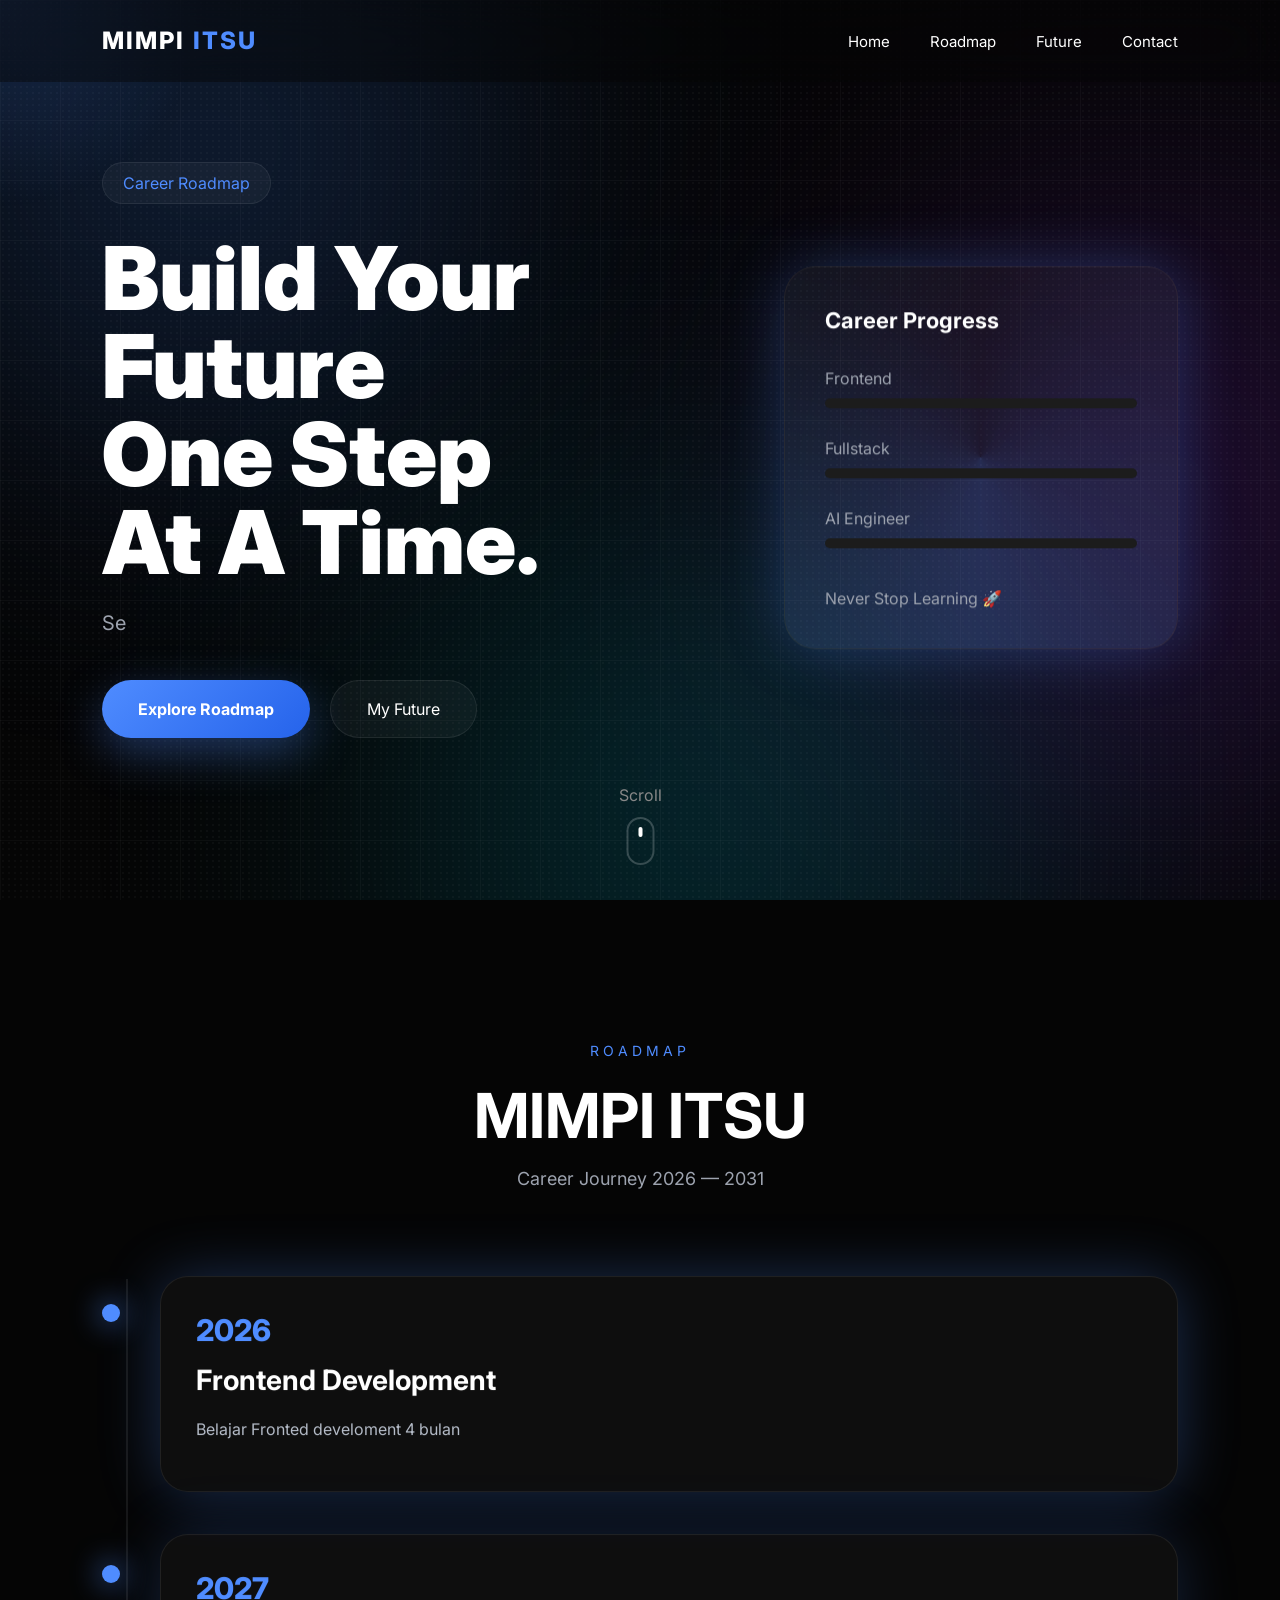
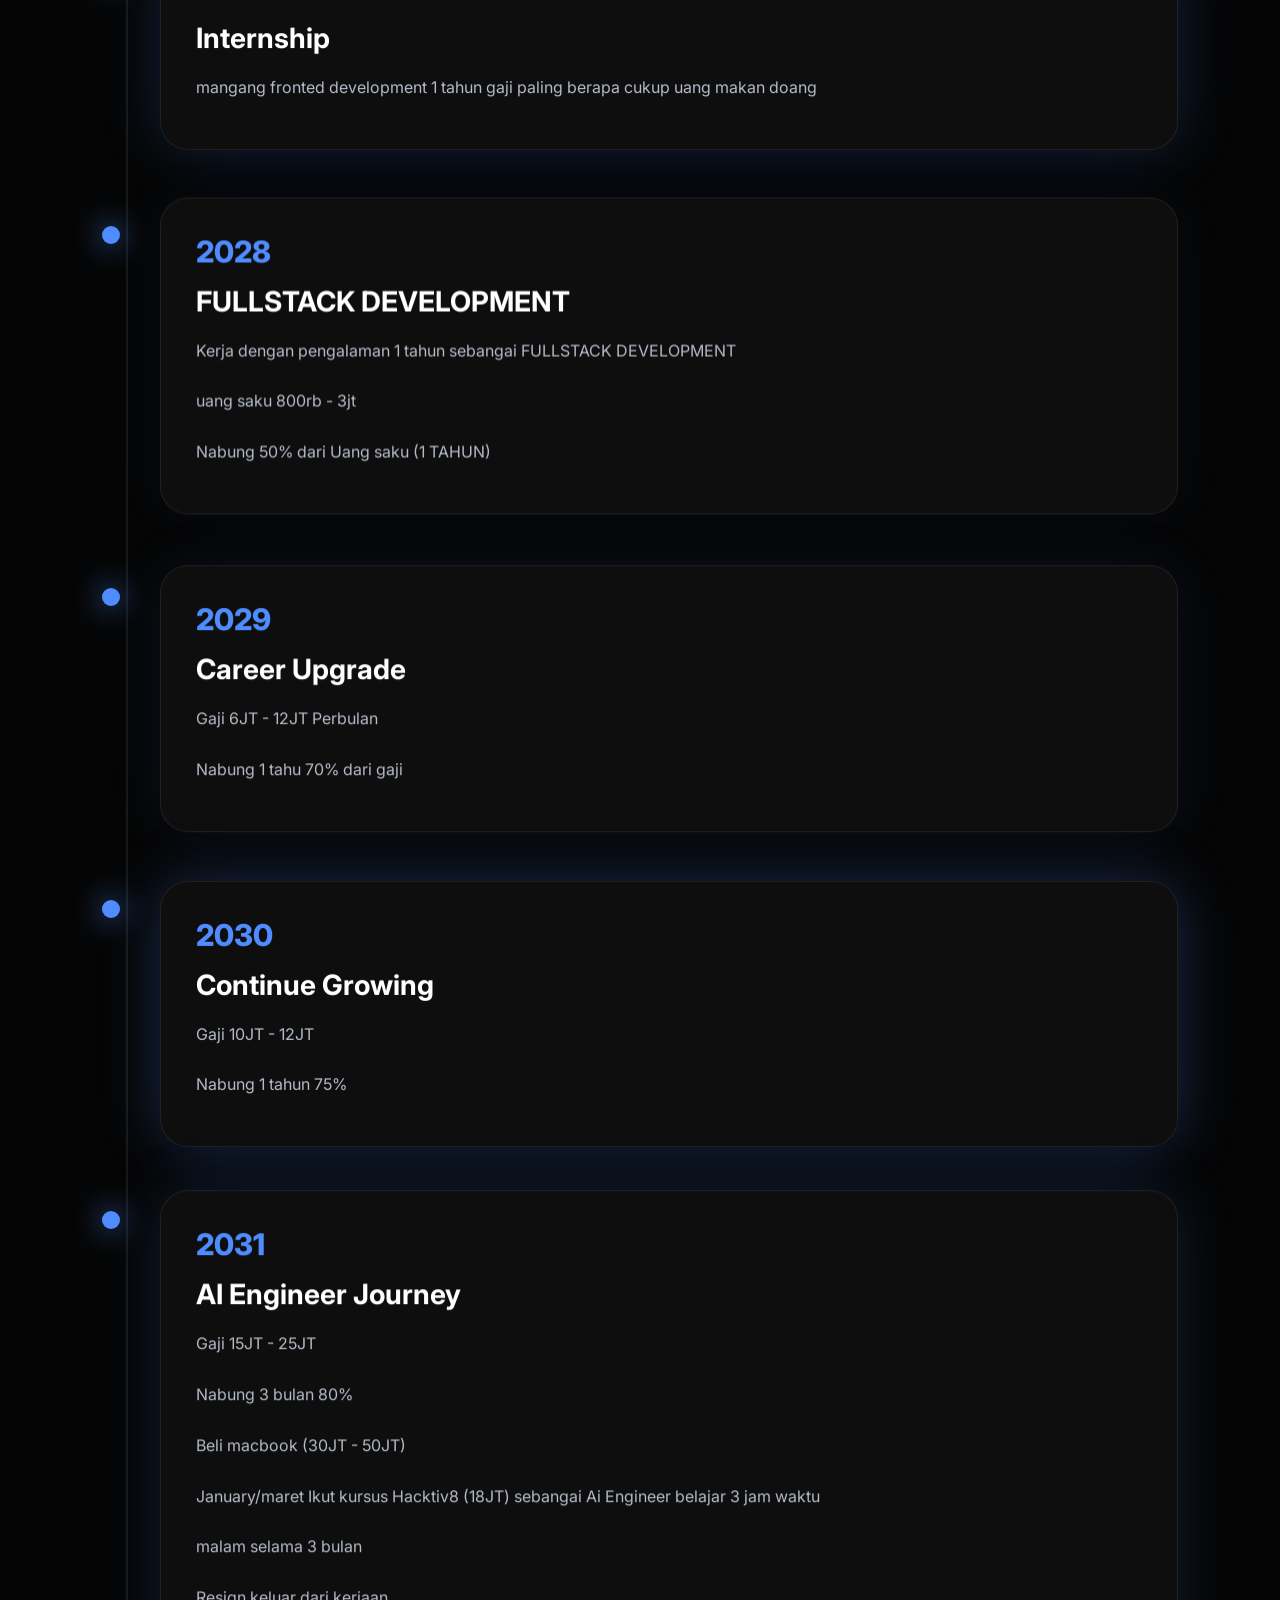
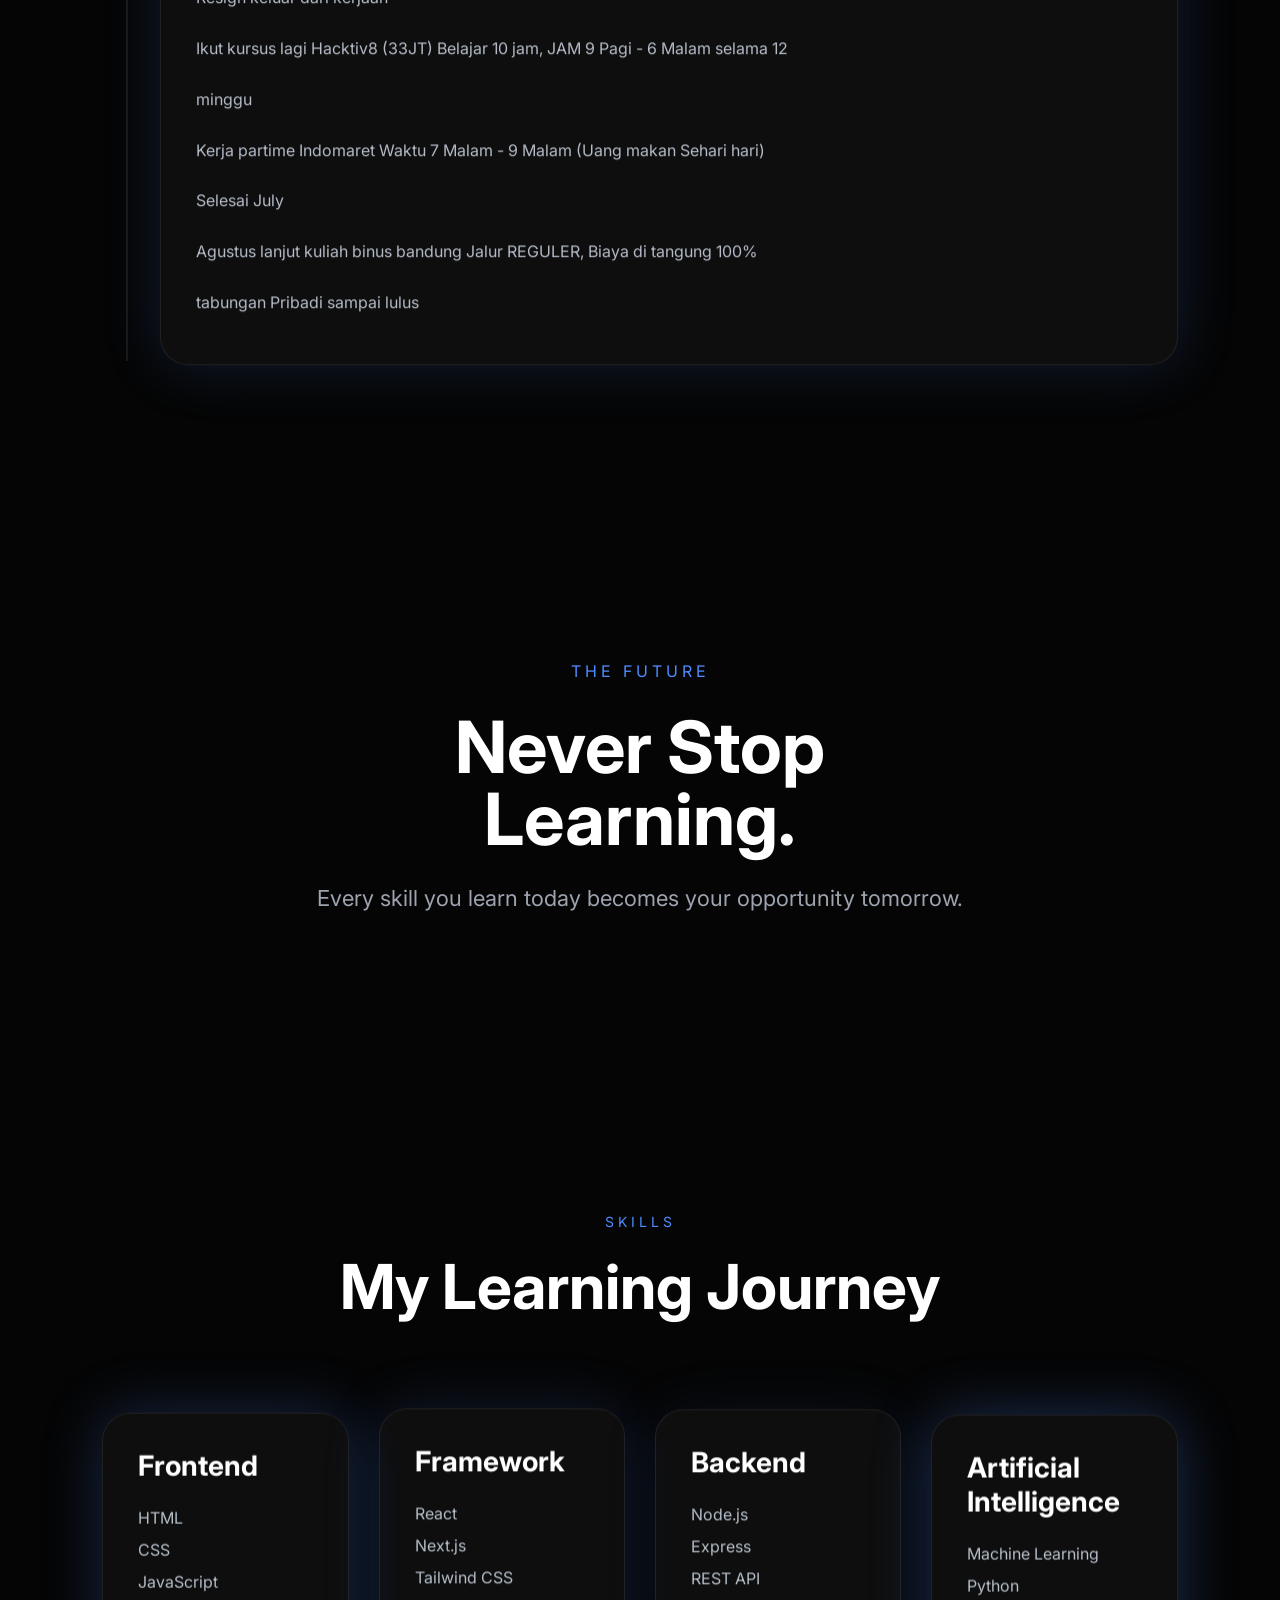
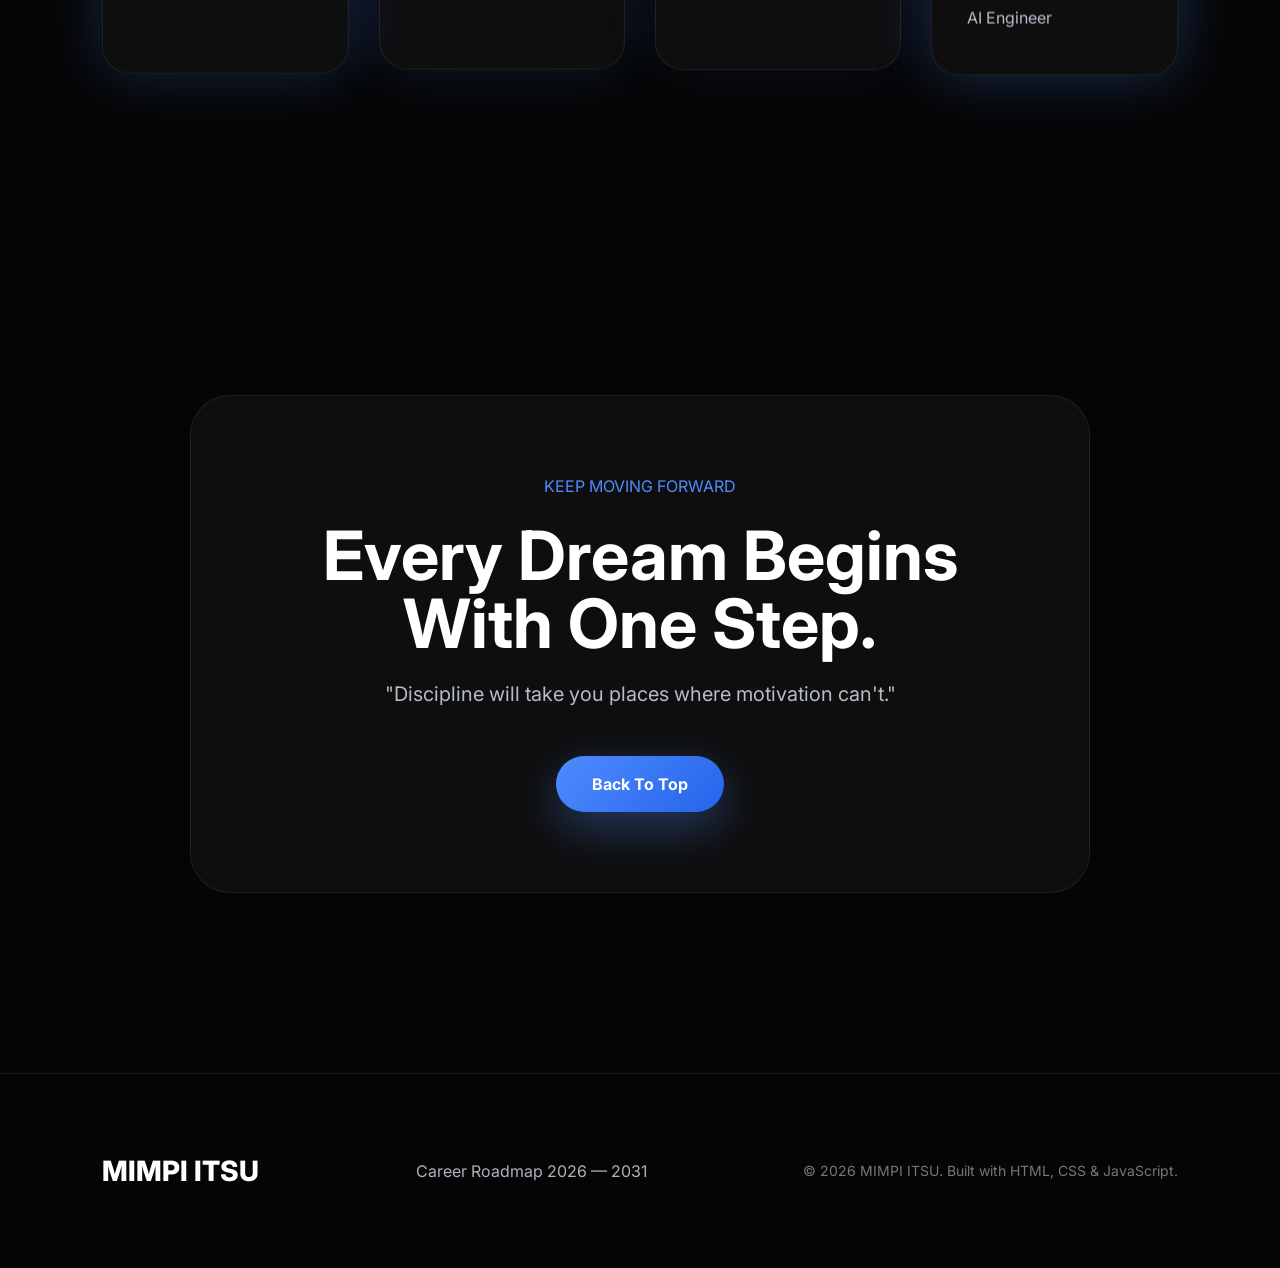
<file: index.html>
<!DOCTYPE html>
<html lang="id">

<head>

    <meta charset="UTF-8">

    <meta name="viewport"
        content="width=device-width, initial-scale=1.0">

    <meta name="description"
        content="MIMPI ITSU Career Roadmap">

    <meta name="keywords"
        content="Portfolio, Roadmap, Frontend, Fullstack, AI Engineer">

    <meta name="author"
        content="MIMPI ITSU">

    <title>
        MIMPI ITSU • Career Roadmap
    </title>

    <!-- Google Font -->

    <link rel="preconnect"
        href="https://fonts.googleapis.com">

    <link rel="preconnect"
        href="https://fonts.gstatic.com"
        crossorigin>

    <link href="https://fonts.googleapis.com/css2?family=Inter:wght@300;400;500;600;700;800;900&display=swap"
        rel="stylesheet">

    <!-- CSS -->

    <link rel="stylesheet"
        href="style.css">

</head>

<body>



<!-- ======================================= -->
<!-- CURSOR GLOW -->
<!-- ======================================= -->

<div class="cursor-glow"></div>



<!-- ======================================= -->
<!-- BACKGROUND -->
<!-- ======================================= -->

<div class="background">

    <div class="gradient gradient-one"></div>

    <div class="gradient gradient-two"></div>

    <div class="gradient gradient-three"></div>

    <div class="noise"></div>

    <div class="grid"></div>

</div>



<!-- ======================================= -->
<!-- NAVBAR -->
<!-- ======================================= -->

<header class="navbar">

    <div class="logo">

        <span>MIMPI</span>

        <span>ITSU</span>

    </div>


    <nav>

        <ul class="nav-menu">

            <li>

                <a href="#home">

                    Home

                </a>

            </li>

            <li>

                <a href="#roadmap">

                    Roadmap

                </a>

            </li>

            <li>

                <a href="#future">

                    Future

                </a>

            </li>

            <li>

                <a href="#contact">

                    Contact

                </a>

            </li>

        </ul>

    </nav>


    <button class="menu-button">

        ☰

    </button>

</header>



<!-- ======================================= -->
<!-- HERO -->
<!-- ======================================= -->

<section
    class="hero"
    id="home">

    <div class="hero-container">


        <div class="hero-left">


            <span class="hero-tag">

                Career Roadmap

            </span>



            <h1>

                Build Your
                <br>

                Future

                <br>

                One Step
                <br>

                At A Time.

            </h1>



            <p>

                Sebuah perjalanan kecil
                menuju impian besar.

            </p>



            <div class="hero-button-group">

                <a
                    href="#roadmap"
                    class="button-primary">

                    Explore Roadmap

                </a>


                <a
                    href="#future"
                    class="button-secondary">

                    My Future

                </a>

            </div>


        </div>



        <div class="hero-right">


            <div class="hero-card">


                <div class="card-header">

                    <span>

                        Career Progress

                    </span>

                </div>



                <div class="progress-item">

                    <span>

                        Frontend

                    </span>

                    <div class="progress-bar">

                        <div
                            class="progress frontend">

                        </div>

                    </div>

                </div>



                <div class="progress-item">

                    <span>

                        Fullstack

                    </span>

                    <div class="progress-bar">

                        <div
                            class="progress fullstack">

                        </div>

                    </div>

                </div>



                <div class="progress-item">

                    <span>

                        AI Engineer

                    </span>

                    <div class="progress-bar">

                        <div
                            class="progress ai">

                        </div>

                    </div>

                </div>



                <div class="card-footer">

                    Never Stop Learning 🚀

                </div>


            </div>


        </div>


    </div>



    <div class="scroll-down">

        <span>

            Scroll

        </span>

        <div class="mouse">

            <div class="wheel"></div>

        </div>

    </div>


</section>



<!-- ======================================= -->
<!-- ROADMAP -->
<!-- ======================================= -->

<section
    class="roadmap"
    id="roadmap">


    <div class="section-title">

        <span>

            ROADMAP

        </span>

        <h2>

            MIMPI ITSU

        </h2>

        <p>

            Career Journey 2026 — 2031

        </p>

    </div>



    <!-- ROADMAP START -->
         <!-- ======================================= -->
    <!-- TIMELINE -->
    <!-- ======================================= -->

    <div class="timeline">


        <!-- 2026 -->

        <article class="timeline-card">

            <div class="timeline-dot"></div>

            <div class="timeline-content">

                <span class="year">

                    2026

                </span>

                <h3>

                    Frontend Development

                </h3>

                <p>

                    Belajar Fronted develoment 4 bulan

                </p>

            </div>

        </article>



        <!-- 2027 -->

        <article class="timeline-card">

            <div class="timeline-dot"></div>

            <div class="timeline-content">

                <span class="year">

                    2027

                </span>

                <h3>

                    Internship

                </h3>

                <p>

                    mangang fronted development 1 tahun gaji paling berapa cukup uang makan doang

                </p>

            </div>

        </article>



        <!-- 2028 -->

        <article class="timeline-card">

            <div class="timeline-dot"></div>

            <div class="timeline-content">

                <span class="year">

                    2028

                </span>

                <h3>

                    FULLSTACK DEVELOPMENT

                </h3>

                <div class="timeline-list">

                    <p>

                        Kerja dengan pengalaman 1 tahun sebangai FULLSTACK DEVELOPMENT

                    </p>

                    <p>

                        uang saku 800rb - 3jt

                    </p>

                    <p>

                        Nabung 50% dari Uang saku (1 TAHUN)

                    </p>

                </div>

            </div>

        </article>



        <!-- 2029 -->

        <article class="timeline-card">

            <div class="timeline-dot"></div>

            <div class="timeline-content">

                <span class="year">

                    2029

                </span>

                <h3>

                    Career Upgrade

                </h3>

                <div class="timeline-list">

                    <p>

                        Gaji 6JT - 12JT Perbulan

                    </p>

                    <p>

                        Nabung 1 tahu 70% dari gaji

                    </p>

                </div>

            </div>

        </article>



        <!-- 2030 -->

        <article class="timeline-card">

            <div class="timeline-dot"></div>

            <div class="timeline-content">

                <span class="year">

                    2030

                </span>

                <h3>

                    Continue Growing

                </h3>

                <div class="timeline-list">

                    <p>

                        Gaji 10JT - 12JT

                    </p>

                    <p>

                        Nabung 1 tahun 75%

                    </p>

                </div>

            </div>

        </article>



        <!-- 2031 -->

        <article class="timeline-card">

            <div class="timeline-dot"></div>

            <div class="timeline-content">

                <span class="year">

                    2031

                </span>

                <h3>

                    AI Engineer Journey

                </h3>

                <div class="timeline-list">

                    <p>Gaji 15JT - 25JT</p>

                    <p>Nabung 3 bulan 80%</p>

                    <p>Beli macbook (30JT - 50JT)</p>

                    <p>January/maret Ikut kursus Hacktiv8 (18JT) sebangai Ai Engineer belajar 3 jam waktu</p>

                    <p>malam selama 3 bulan</p>

                    <p>Resign keluar dari kerjaan</p>

                    <p>Ikut kursus lagi Hacktiv8 (33JT) Belajar 10 jam, JAM 9 Pagi - 6 Malam selama 12</p>

                    <p>minggu</p>

                    <p>Kerja partime Indomaret Waktu 7 Malam - 9 Malam (Uang makan Sehari hari)</p>

                    <p>Selesai July</p>

                    <p>Agustus lanjut kuliah binus bandung Jalur REGULER, Biaya di tangung 100%</p>

                    <p>tabungan Pribadi sampai lulus</p>

                </div>

            </div>

        </article>

    </div>

</section>


<!-- ======================================= -->
<!-- FUTURE -->
<!-- ======================================= -->

<section
    class="future"
    id="future">

    <div class="future-container">

        <span>

            THE FUTURE

        </span>

        <h2>

            Never Stop
            <br>

            Learning.

        </h2>

        <p>

            Every skill you learn today becomes your opportunity tomorrow.

        </p>

    </div>

</section>
<!-- ======================================= -->
<!-- SKILLS -->
<!-- ======================================= -->

<section
    class="skills"
    id="skills">

    <div class="section-title">

        <span>

            SKILLS

        </span>

        <h2>

            My Learning
            Journey

        </h2>

    </div>


    <div class="skills-grid">


        <div class="skill-card">

            <h3>

                Frontend

            </h3>

            <p>

                HTML

            </p>

            <p>

                CSS

            </p>

            <p>

                JavaScript

            </p>

        </div>



        <div class="skill-card">

            <h3>

                Framework

            </h3>

            <p>

                React

            </p>

            <p>

                Next.js

            </p>

            <p>

                Tailwind CSS

            </p>

        </div>



        <div class="skill-card">

            <h3>

                Backend

            </h3>

            <p>

                Node.js

            </p>

            <p>

                Express

            </p>

            <p>

                REST API

            </p>

        </div>



        <div class="skill-card">

            <h3>

                Artificial Intelligence

            </h3>

            <p>

                Machine Learning

            </p>

            <p>

                Python

            </p>

            <p>

                AI Engineer

            </p>

        </div>


    </div>

</section>




<!-- ======================================= -->
<!-- CONTACT -->
<!-- ======================================= -->

<section
    class="contact"
    id="contact">

    <div class="contact-container">

        <span>

            KEEP MOVING FORWARD

        </span>

        <h2>

            Every Dream
            Begins
            With One Step.

        </h2>

        <p>

            "Discipline will take you places where motivation can't."

        </p>

        <a
            href="#home"
            class="button-primary">

            Back To Top

        </a>

    </div>

</section>




<!-- ======================================= -->
<!-- FOOTER -->
<!-- ======================================= -->

<footer>

    <div class="footer-container">

        <div class="footer-logo">

            MIMPI ITSU

        </div>

        <div class="footer-text">

            Career Roadmap 2026 — 2031

        </div>

        <div class="footer-copy">

            © 2026 MIMPI ITSU.
            Built with HTML, CSS & JavaScript.

        </div>

    </div>

</footer>




<!-- ======================================= -->
<!-- LOADING SCREEN -->
<!-- ======================================= -->

<div class="loading-screen">

    <div class="loader">

        <span></span>

        <span></span>

        <span></span>

    </div>

</div>




<!-- ======================================= -->
<!-- JAVASCRIPT -->
<!-- ======================================= -->

<script src="script.js"></script>

</body>

</html>
</file>
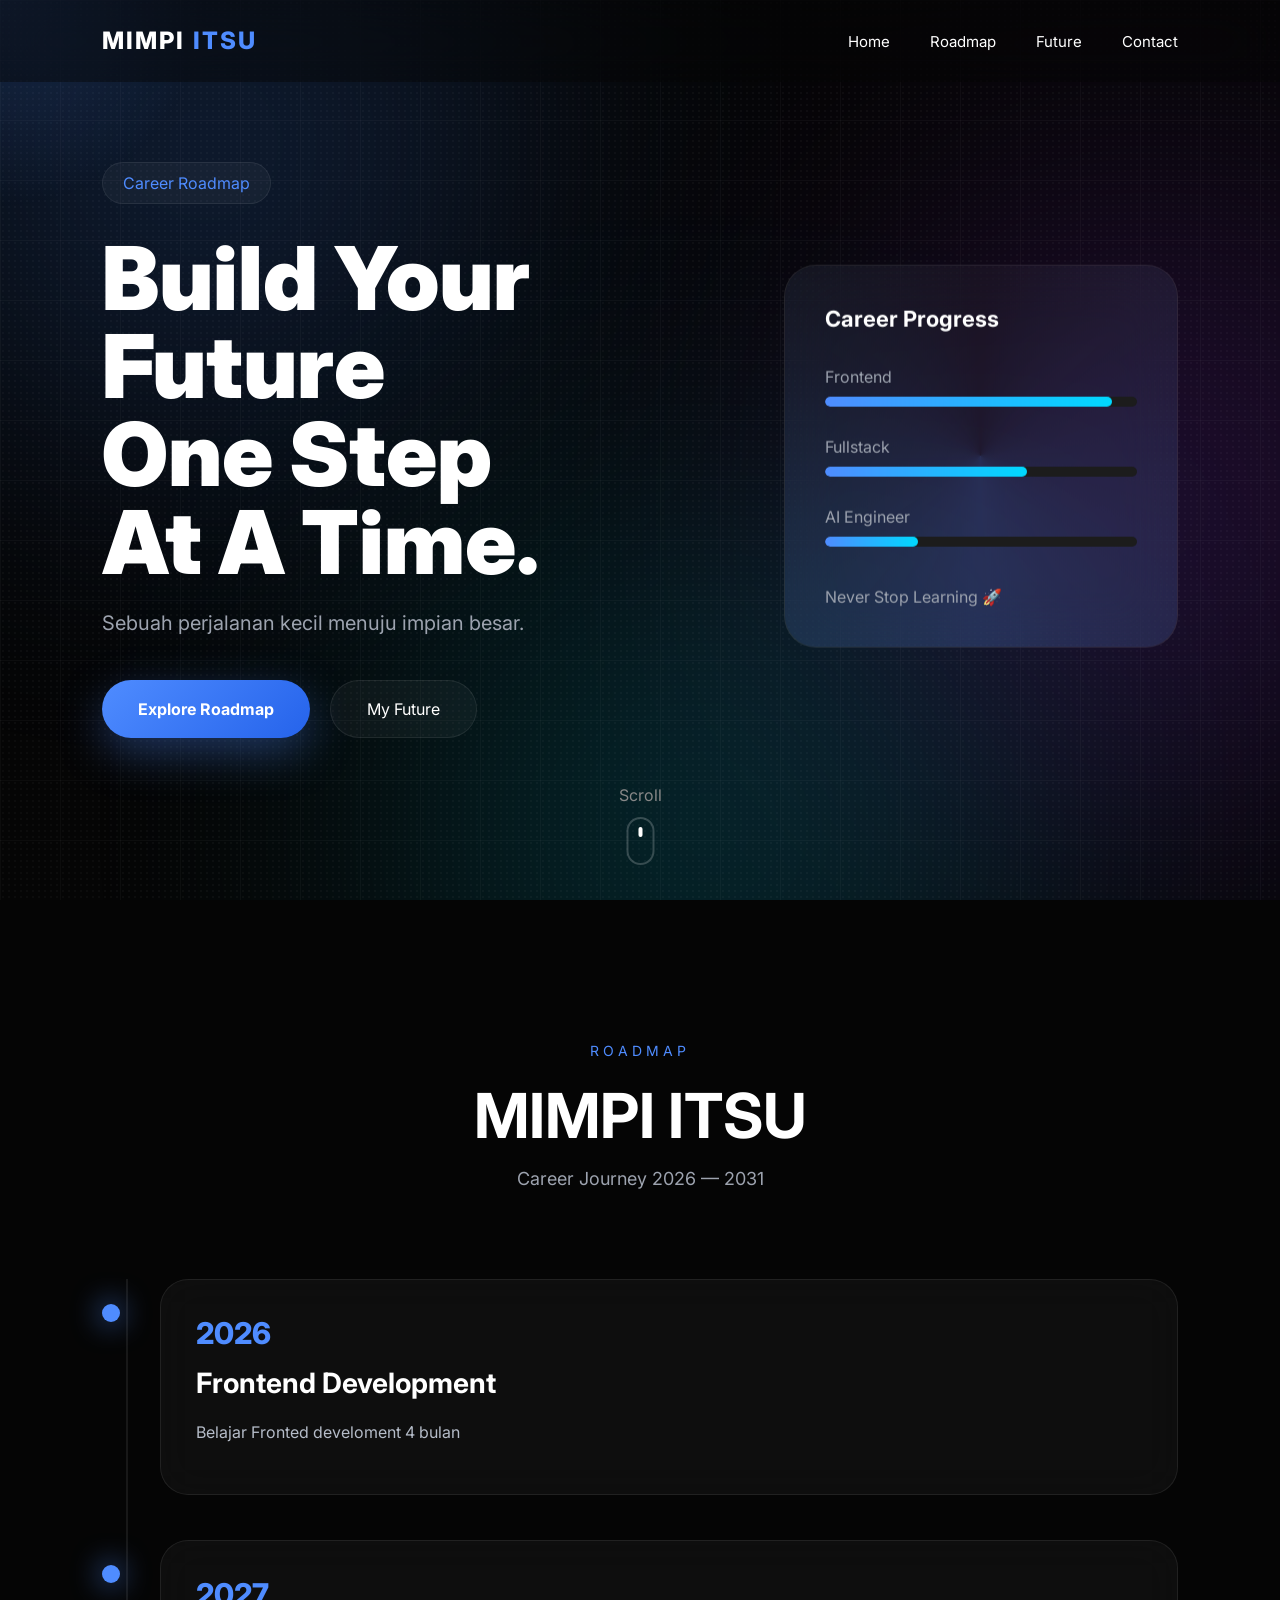
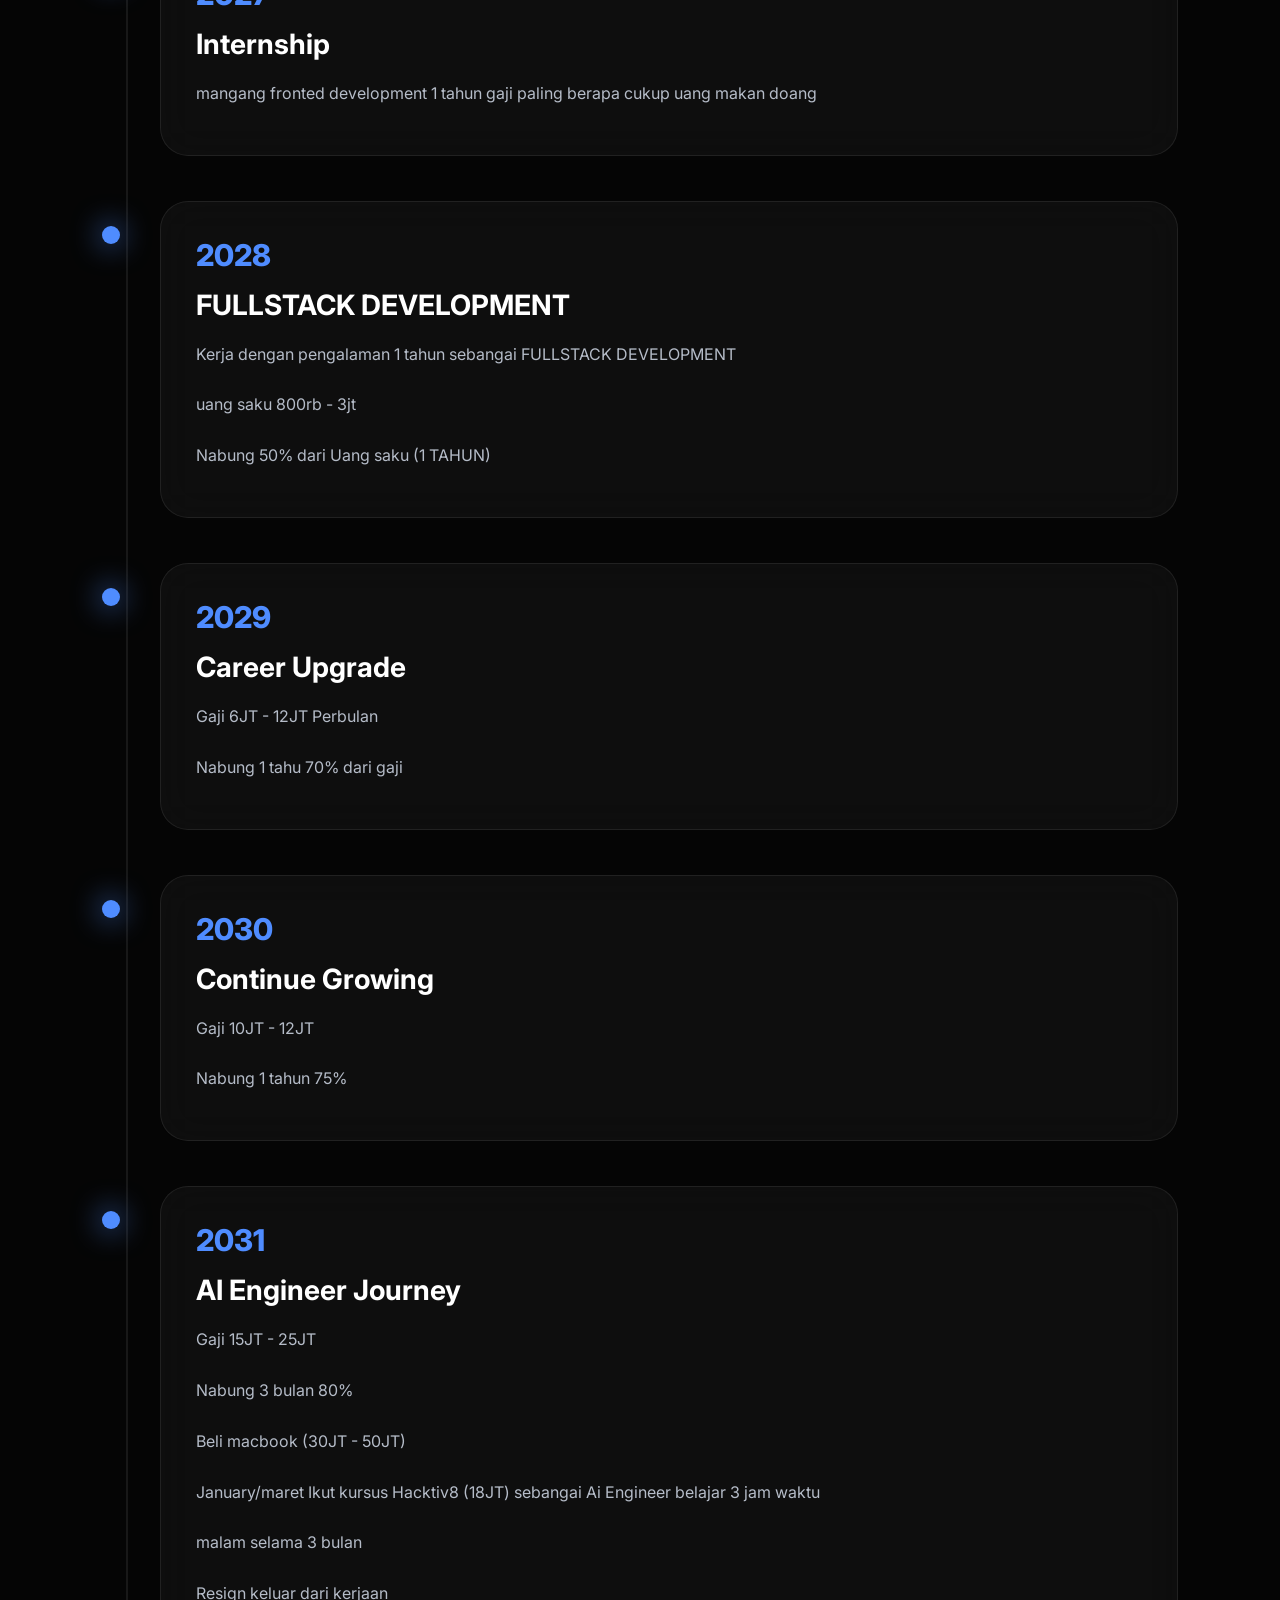
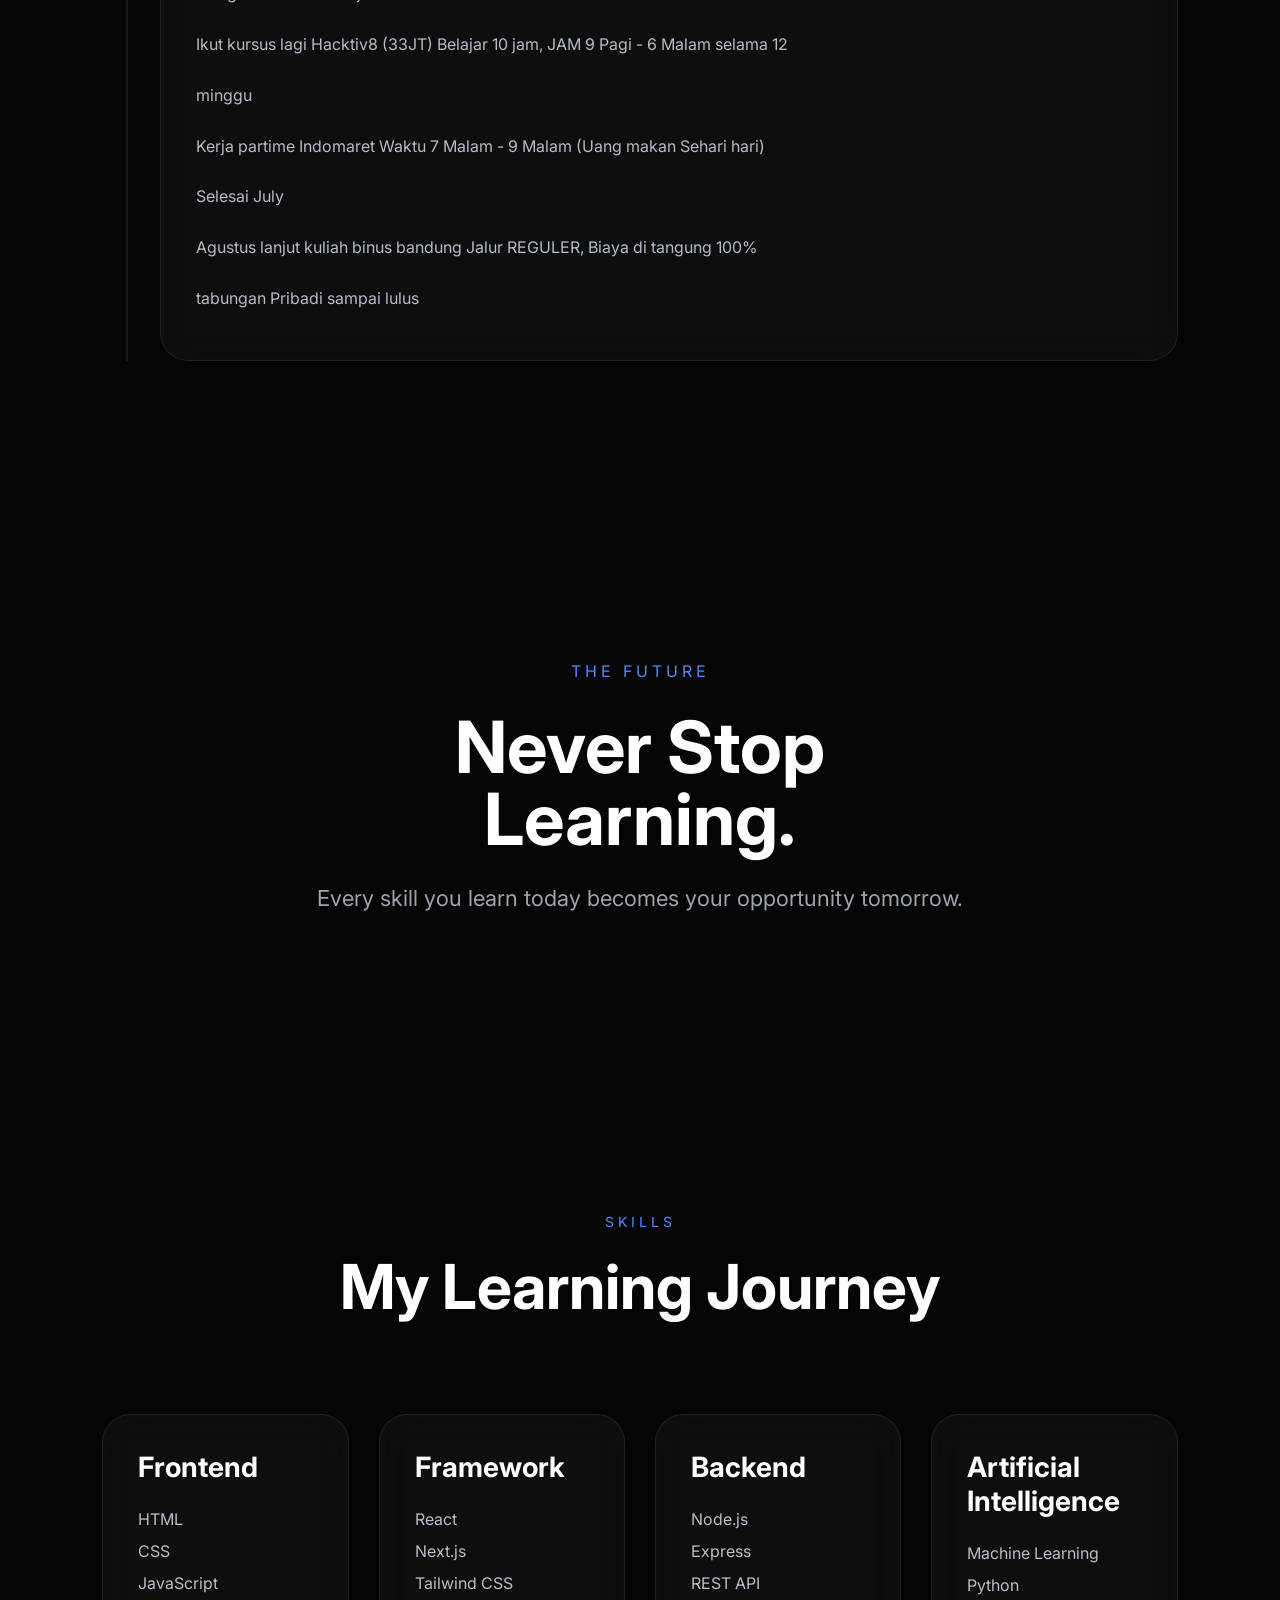
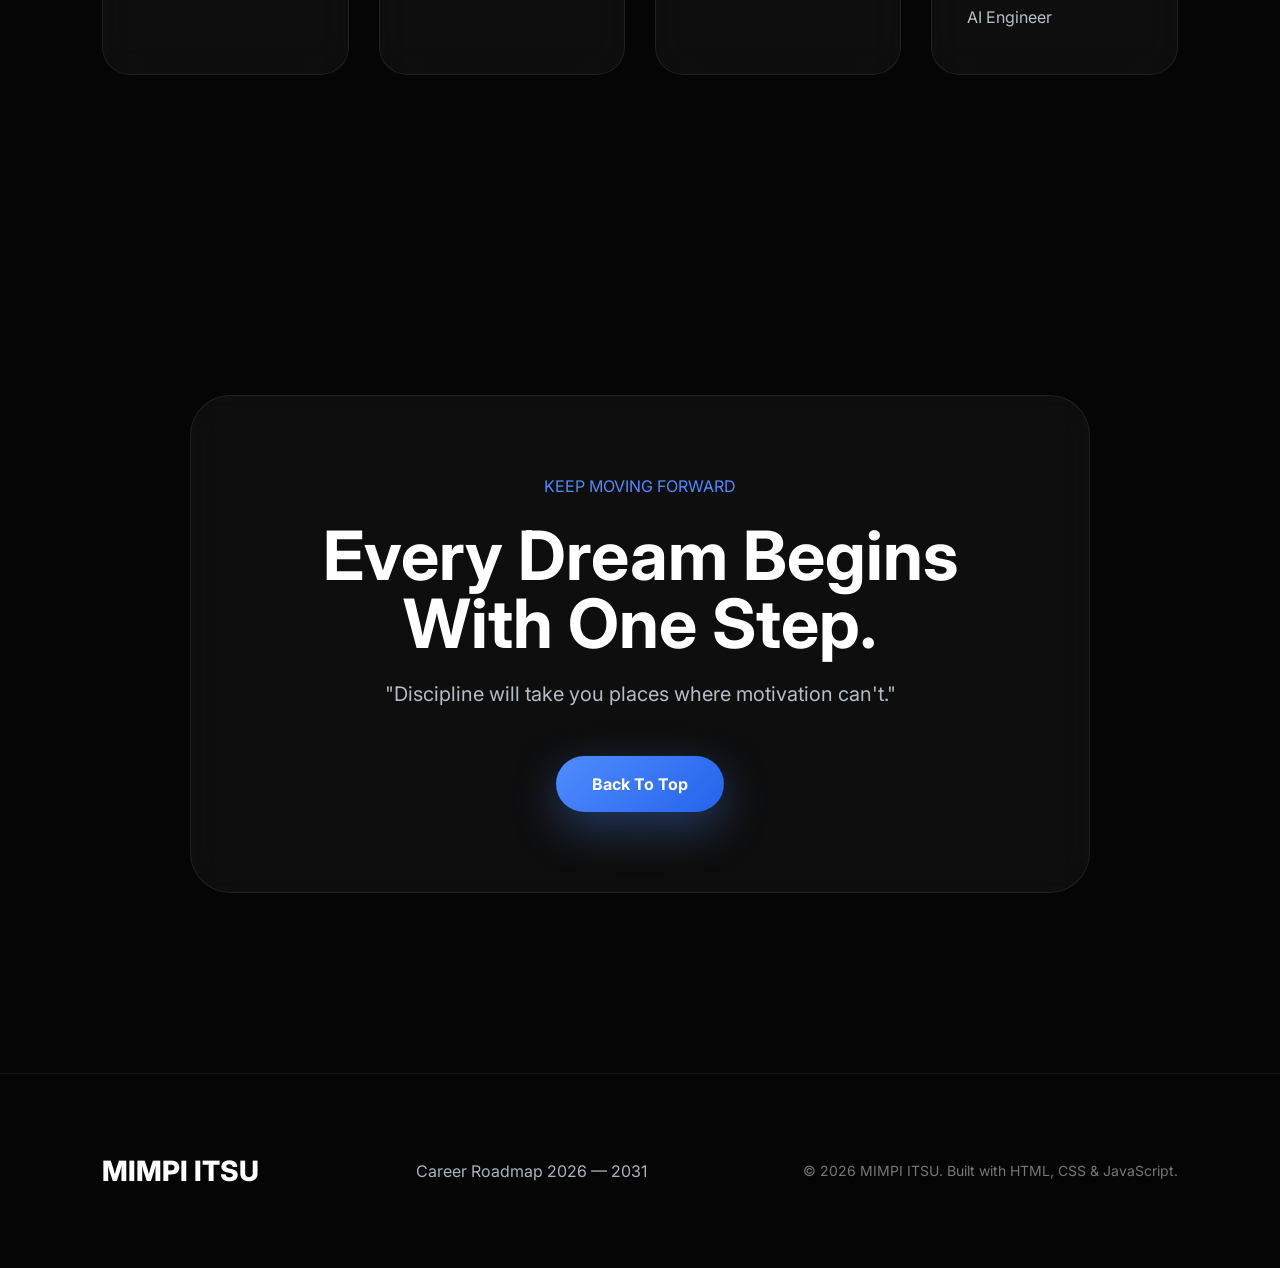
<file: massadepankariritsu.html>
<!DOCTYPE html>
<html lang="id">

<head>

    <meta charset="UTF-8">

    <meta name="viewport"
        content="width=device-width, initial-scale=1.0">

    <meta name="description"
        content="MIMPI ITSU Career Roadmap">

    <meta name="keywords"
        content="Portfolio, Roadmap, Frontend, Fullstack, AI Engineer">

    <meta name="author"
        content="MIMPI ITSU">

    <title>
        MIMPI ITSU • Career Roadmap
    </title>

    <!-- Google Font -->

    <link rel="preconnect"
        href="https://fonts.googleapis.com">

    <link rel="preconnect"
        href="https://fonts.gstatic.com"
        crossorigin>

    <link href="https://fonts.googleapis.com/css2?family=Inter:wght@300;400;500;600;700;800;900&display=swap"
        rel="stylesheet">

    <!-- CSS -->

    <link rel="stylesheet"
        href="massadepankariritsu.css">
        

</head>
<body>



<!-- ======================================= -->
<!-- CURSOR GLOW -->
<!-- ======================================= -->

<div class="cursor-glow"></div>



<!-- ======================================= -->
<!-- BACKGROUND -->
<!-- ======================================= -->

<div class="background">

    <div class="gradient gradient-one"></div>

    <div class="gradient gradient-two"></div>

    <div class="gradient gradient-three"></div>

    <div class="noise"></div>

    <div class="grid"></div>

</div>



<!-- ======================================= -->
<!-- NAVBAR -->
<!-- ======================================= -->

<header class="navbar">

    <div class="logo">

        <span>MIMPI</span>

        <span>ITSU</span>

    </div>


    <nav>

        <ul class="nav-menu">

            <li>

                <a href="#home">

                    Home

                </a>

            </li>

            <li>

                <a href="#roadmap">

                    Roadmap

                </a>

            </li>

            <li>

                <a href="#future">

                    Future

                </a>

            </li>

            <li>

                <a href="#contact">

                    Contact

                </a>

            </li>

        </ul>

    </nav>


    <button class="menu-button">

        ☰

    </button>

</header>



<!-- ======================================= -->
<!-- HERO -->
<!-- ======================================= -->

<section
    class="hero"
    id="home">

    <div class="hero-container">


        <div class="hero-left">


            <span class="hero-tag">

                Career Roadmap

            </span>



            <h1>

                Build Your
                <br>

                Future

                <br>

                One Step
                <br>

                At A Time.

            </h1>



            <p>

                Sebuah perjalanan kecil
                menuju impian besar.

            </p>



            <div class="hero-button-group">

                <a
                    href="#roadmap"
                    class="button-primary">

                    Explore Roadmap

                </a>


                <a
                    href="#future"
                    class="button-secondary">

                    My Future

                </a>

            </div>


        </div>



        <div class="hero-right">


            <div class="hero-card">


                <div class="card-header">

                    <span>

                        Career Progress

                    </span>

                </div>



                <div class="progress-item">

                    <span>

                        Frontend

                    </span>

                    <div class="progress-bar">

                        <div
                            class="progress frontend">

                        </div>

                    </div>

                </div>



                <div class="progress-item">

                    <span>

                        Fullstack

                    </span>

                    <div class="progress-bar">

                        <div
                            class="progress fullstack">

                        </div>

                    </div>

                </div>



                <div class="progress-item">

                    <span>

                        AI Engineer

                    </span>

                    <div class="progress-bar">

                        <div
                            class="progress ai">

                        </div>

                    </div>

                </div>



                <div class="card-footer">

                    Never Stop Learning 🚀

                </div>


            </div>


        </div>


    </div>



    <div class="scroll-down">

        <span>

            Scroll

        </span>

        <div class="mouse">

            <div class="wheel"></div>

        </div>

    </div>


</section>



<!-- ======================================= -->
<!-- ROADMAP -->
<!-- ======================================= -->

<section
    class="roadmap"
    id="roadmap">


    <div class="section-title">

        <span>

            ROADMAP

        </span>

        <h2>

            MIMPI ITSU

        </h2>

        <p>

            Career Journey 2026 — 2031

        </p>

    </div>



    <!-- ROADMAP START -->
         <!-- ======================================= -->
    <!-- TIMELINE -->
    <!-- ======================================= -->

    <div class="timeline">


        <!-- 2026 -->

        <article class="timeline-card">

            <div class="timeline-dot"></div>

            <div class="timeline-content">

                <span class="year">

                    2026

                </span>

                <h3>

                    Frontend Development

                </h3>

                <p>

                    Belajar Fronted develoment 4 bulan

                </p>

            </div>

        </article>



        <!-- 2027 -->

        <article class="timeline-card">

            <div class="timeline-dot"></div>

            <div class="timeline-content">

                <span class="year">

                    2027

                </span>

                <h3>

                    Internship

                </h3>

                <p>

                    mangang fronted development 1 tahun gaji paling berapa cukup uang makan doang

                </p>

            </div>

        </article>



        <!-- 2028 -->

        <article class="timeline-card">

            <div class="timeline-dot"></div>

            <div class="timeline-content">

                <span class="year">

                    2028

                </span>

                <h3>

                    FULLSTACK DEVELOPMENT

                </h3>

                <div class="timeline-list">

                    <p>

                        Kerja dengan pengalaman 1 tahun sebangai FULLSTACK DEVELOPMENT

                    </p>

                    <p>

                        uang saku 800rb - 3jt

                    </p>

                    <p>

                        Nabung 50% dari Uang saku (1 TAHUN)

                    </p>

                </div>

            </div>

        </article>



        <!-- 2029 -->

        <article class="timeline-card">

            <div class="timeline-dot"></div>

            <div class="timeline-content">

                <span class="year">

                    2029

                </span>

                <h3>

                    Career Upgrade

                </h3>

                <div class="timeline-list">

                    <p>

                        Gaji 6JT - 12JT Perbulan

                    </p>

                    <p>

                        Nabung 1 tahu 70% dari gaji

                    </p>

                </div>

            </div>

        </article>



        <!-- 2030 -->

        <article class="timeline-card">

            <div class="timeline-dot"></div>

            <div class="timeline-content">

                <span class="year">

                    2030

                </span>

                <h3>

                    Continue Growing

                </h3>

                <div class="timeline-list">

                    <p>

                        Gaji 10JT - 12JT

                    </p>

                    <p>

                        Nabung 1 tahun 75%

                    </p>

                </div>

            </div>

        </article>



        <!-- 2031 -->

        <article class="timeline-card">

            <div class="timeline-dot"></div>

            <div class="timeline-content">

                <span class="year">

                    2031

                </span>

                <h3>

                    AI Engineer Journey

                </h3>

                <div class="timeline-list">

                    <p>Gaji 15JT - 25JT</p>

                    <p>Nabung 3 bulan 80%</p>

                    <p>Beli macbook (30JT - 50JT)</p>

                    <p>January/maret Ikut kursus Hacktiv8 (18JT) sebangai Ai Engineer belajar 3 jam waktu</p>

                    <p>malam selama 3 bulan</p>

                    <p>Resign keluar dari kerjaan</p>

                    <p>Ikut kursus lagi Hacktiv8 (33JT) Belajar 10 jam, JAM 9 Pagi - 6 Malam selama 12</p>

                    <p>minggu</p>

                    <p>Kerja partime Indomaret Waktu 7 Malam - 9 Malam (Uang makan Sehari hari)</p>

                    <p>Selesai July</p>

                    <p>Agustus lanjut kuliah binus bandung Jalur REGULER, Biaya di tangung 100%</p>

                    <p>tabungan Pribadi sampai lulus</p>

                </div>

            </div>

        </article>

    </div>

</section>


<!-- ======================================= -->
<!-- FUTURE -->
<!-- ======================================= -->

<section
    class="future"
    id="future">

    <div class="future-container">

        <span>

            THE FUTURE

        </span>

        <h2>

            Never Stop
            <br>

            Learning.

        </h2>

        <p>

            Every skill you learn today becomes your opportunity tomorrow.

        </p>

    </div>

</section>
<!-- ======================================= -->
<!-- SKILLS -->
<!-- ======================================= -->

<section
    class="skills"
    id="skills">

    <div class="section-title">

        <span>

            SKILLS

        </span>

        <h2>

            My Learning
            Journey

        </h2>

    </div>


    <div class="skills-grid">


        <div class="skill-card">

            <h3>

                Frontend

            </h3>

            <p>

                HTML

            </p>

            <p>

                CSS

            </p>

            <p>

                JavaScript

            </p>

        </div>



        <div class="skill-card">

            <h3>

                Framework

            </h3>

            <p>

                React

            </p>

            <p>

                Next.js

            </p>

            <p>

                Tailwind CSS

            </p>

        </div>



        <div class="skill-card">

            <h3>

                Backend

            </h3>

            <p>

                Node.js

            </p>

            <p>

                Express

            </p>

            <p>

                REST API

            </p>

        </div>



        <div class="skill-card">

            <h3>

                Artificial Intelligence

            </h3>

            <p>

                Machine Learning

            </p>

            <p>

                Python

            </p>

            <p>

                AI Engineer

            </p>

        </div>


    </div>

</section>




<!-- ======================================= -->
<!-- CONTACT -->
<!-- ======================================= -->

<section
    class="contact"
    id="contact">

    <div class="contact-container">

        <span>

            KEEP MOVING FORWARD

        </span>

        <h2>

            Every Dream
            Begins
            With One Step.

        </h2>

        <p>

            "Discipline will take you places where motivation can't."

        </p>

        <a
            href="#home"
            class="button-primary">

            Back To Top

        </a>

    </div>

</section>




<!-- ======================================= -->
<!-- FOOTER -->
<!-- ======================================= -->

<footer>

    <div class="footer-container">

        <div class="footer-logo">

            MIMPI ITSU

        </div>

        <div class="footer-text">

            Career Roadmap 2026 — 2031

        </div>

        <div class="footer-copy">

            © 2026 MIMPI ITSU.
            Built with HTML, CSS & JavaScript.

        </div>

    </div>

</footer>




<!-- ======================================= -->
<!-- LOADING SCREEN -->
<!-- ======================================= -->

<div class="loading-screen">

    <div class="loader">

        <span></span>

        <span></span>

        <span></span>

    </div>

</div>




<!-- ======================================= -->
<!-- JAVASCRIPT -->
<!-- ======================================= -->

<script src="massadepankariritsu.js"></script>

</body>
</html>
</file>
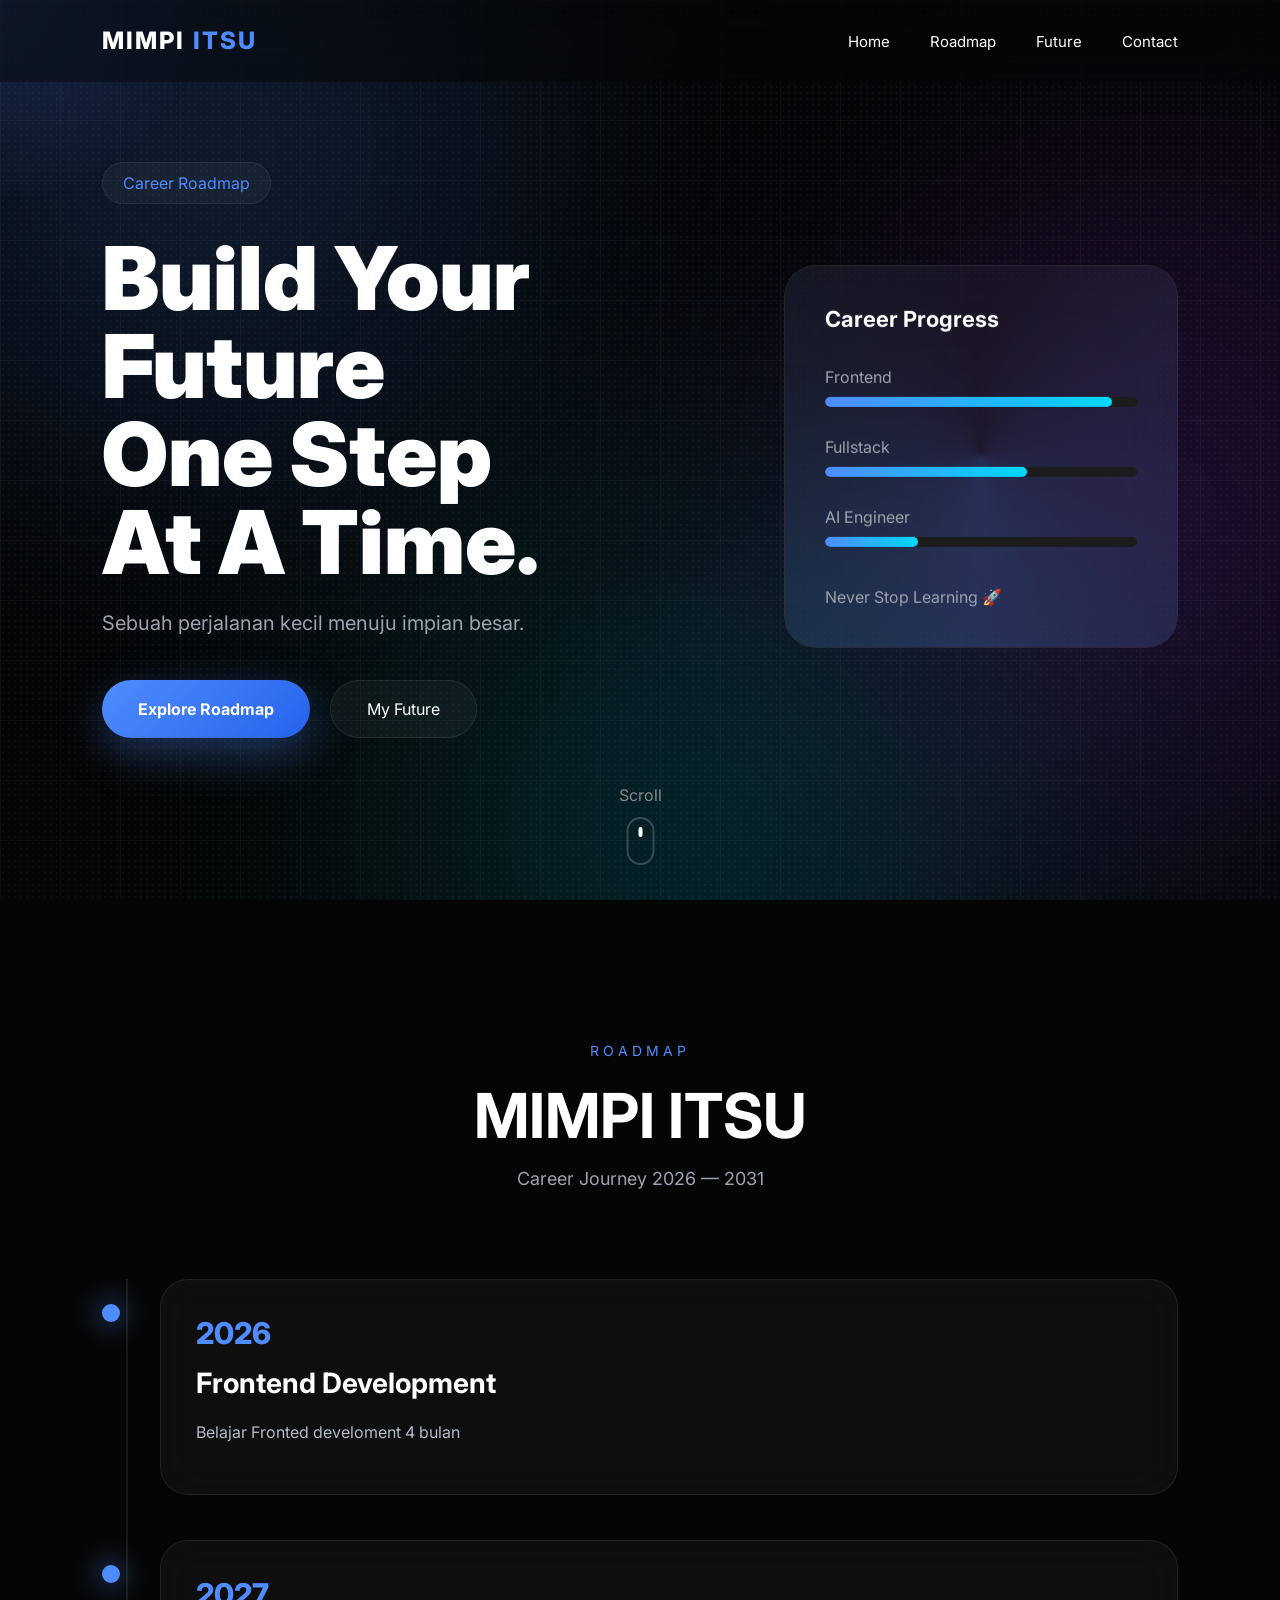
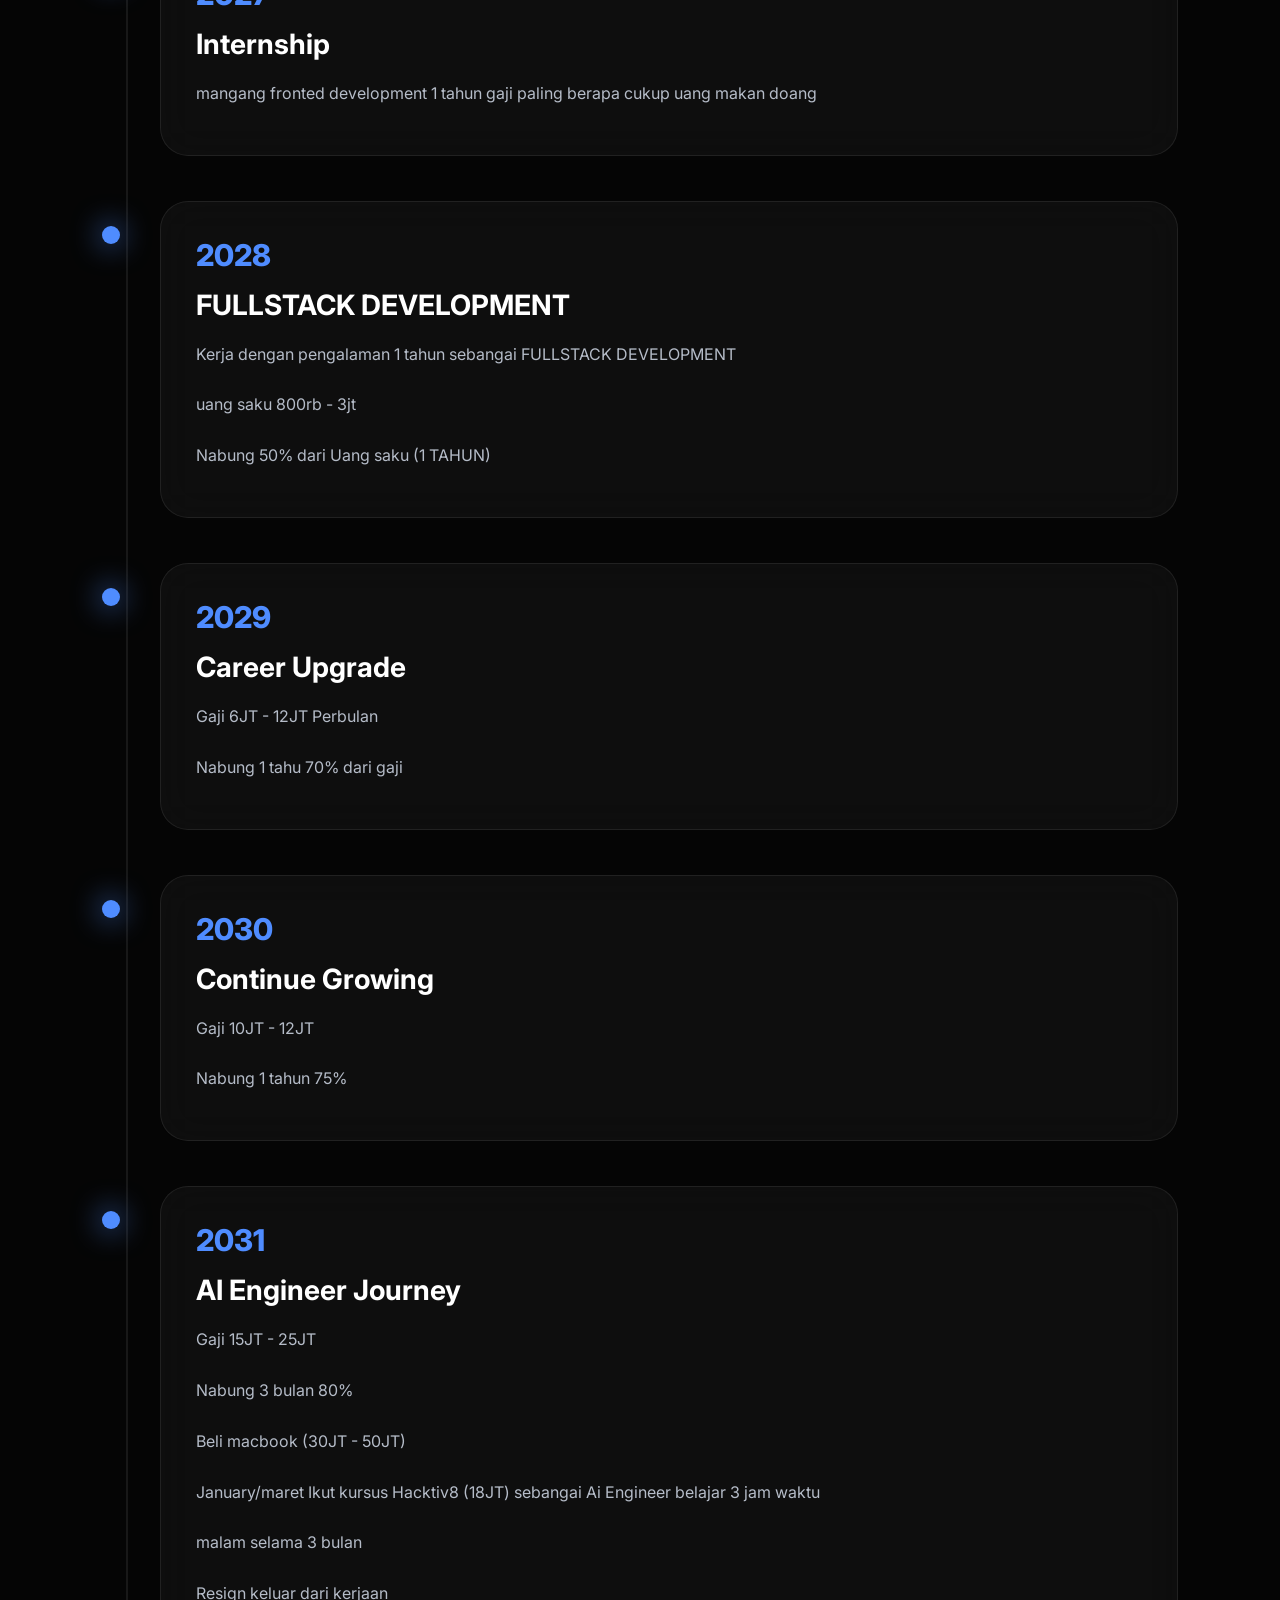
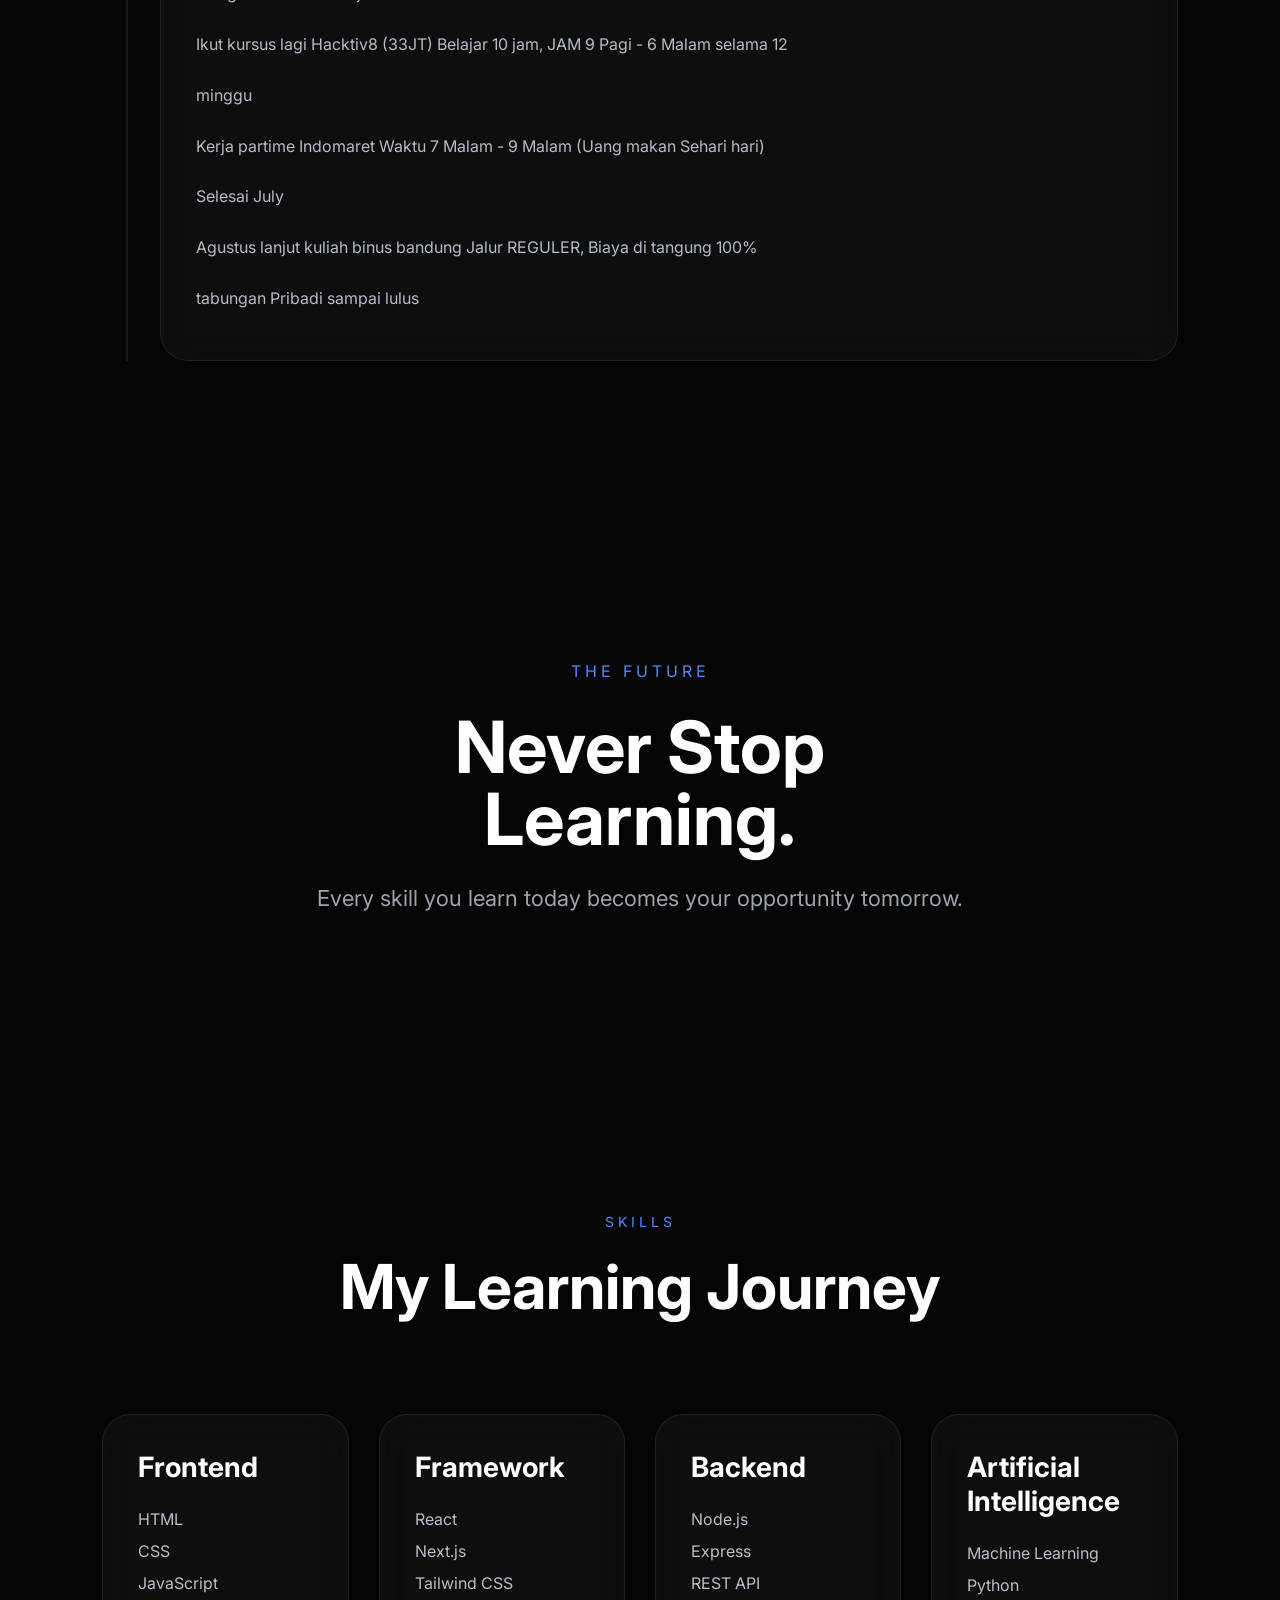
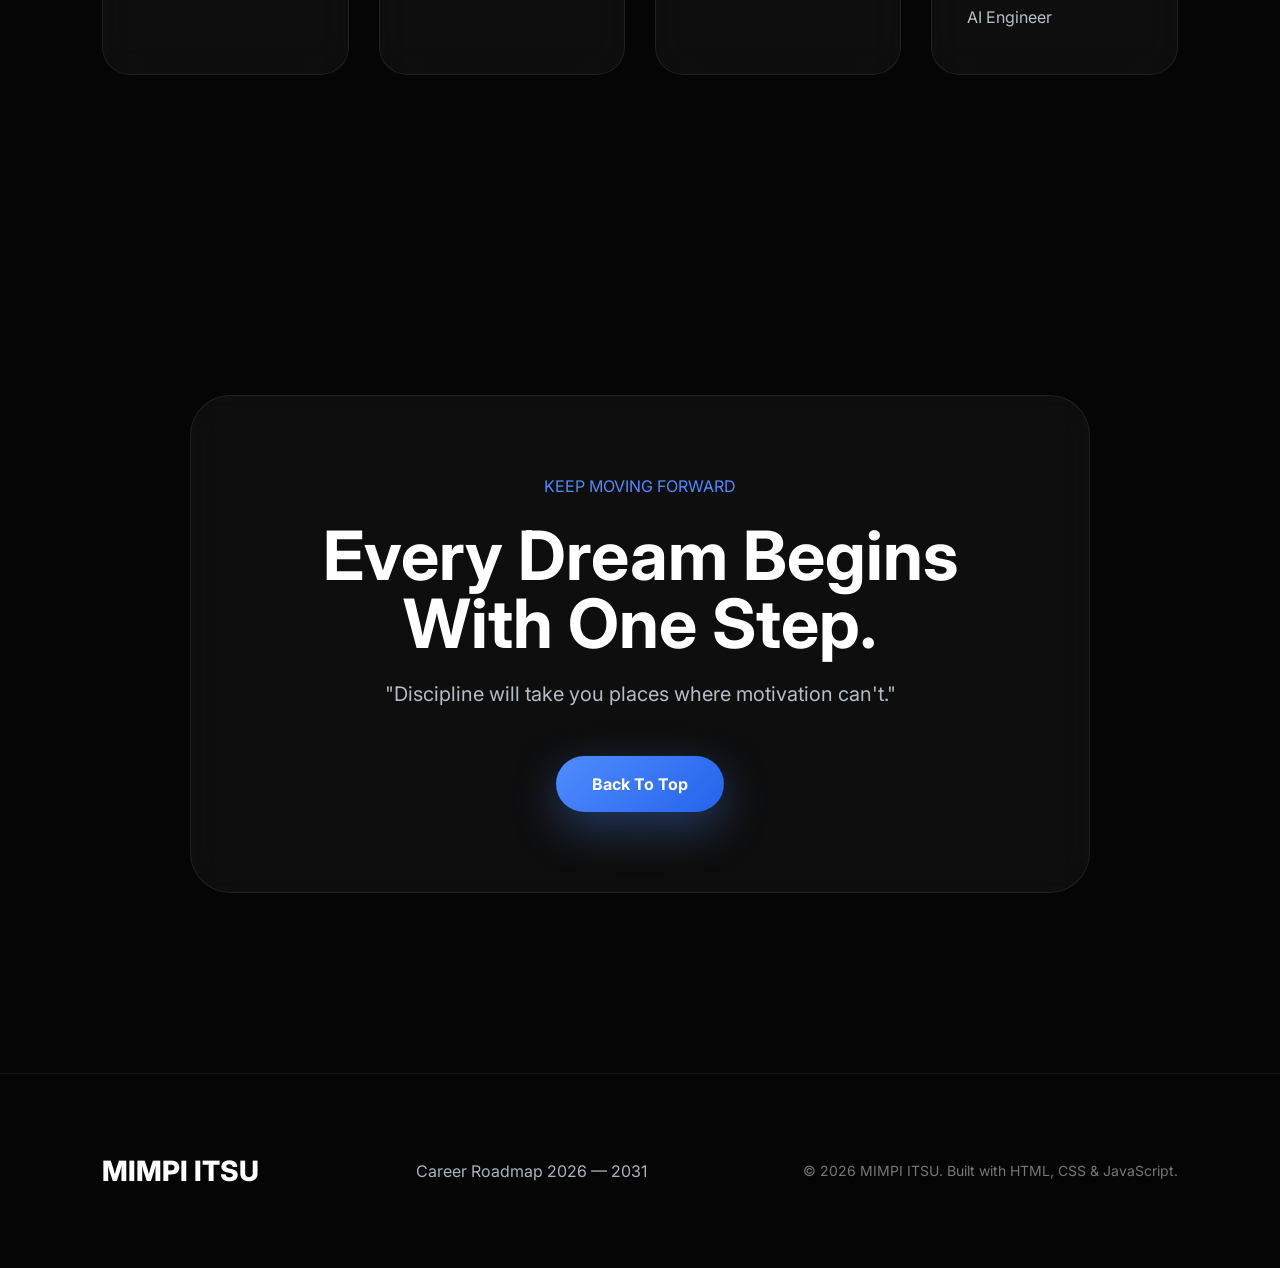
<file: PROSES KARIR ITSU.html>
<!DOCTYPE html>
<html lang="id">

<head>

    <meta charset="UTF-8">

    <meta name="viewport"
        content="width=device-width, initial-scale=1.0">

    <meta name="description"
        content="MIMPI ITSU Career Roadmap">

    <meta name="keywords"
        content="Portfolio, Roadmap, Frontend, Fullstack, AI Engineer">

    <meta name="author"
        content="MIMPI ITSU">

    <title>
        MIMPI ITSU • Career Roadmap
    </title>

    <!-- Google Font -->

    <link rel="preconnect"
        href="https://fonts.googleapis.com">

    <link rel="preconnect"
        href="https://fonts.gstatic.com"
        crossorigin>

    <link href="https://fonts.googleapis.com/css2?family=Inter:wght@300;400;500;600;700;800;900&display=swap"
        rel="stylesheet">

    <!-- CSS -->

    <link rel="stylesheet"
        href="PROSESKARIRITSU.css">
        

</head>
<body>



<!-- ======================================= -->
<!-- CURSOR GLOW -->
<!-- ======================================= -->

<div class="cursor-glow"></div>



<!-- ======================================= -->
<!-- BACKGROUND -->
<!-- ======================================= -->

<div class="background">

    <div class="gradient gradient-one"></div>

    <div class="gradient gradient-two"></div>

    <div class="gradient gradient-three"></div>

    <div class="noise"></div>

    <div class="grid"></div>

</div>



<!-- ======================================= -->
<!-- NAVBAR -->
<!-- ======================================= -->

<header class="navbar">

    <div class="logo">

        <span>MIMPI</span>

        <span>ITSU</span>

    </div>


    <nav>

        <ul class="nav-menu">

            <li>

                <a href="#home">

                    Home

                </a>

            </li>

            <li>

                <a href="#roadmap">

                    Roadmap

                </a>

            </li>

            <li>

                <a href="#future">

                    Future

                </a>

            </li>

            <li>

                <a href="#contact">

                    Contact

                </a>

            </li>

        </ul>

    </nav>


    <button class="menu-button">

        ☰

    </button>

</header>



<!-- ======================================= -->
<!-- HERO -->
<!-- ======================================= -->

<section
    class="hero"
    id="home">

    <div class="hero-container">


        <div class="hero-left">


            <span class="hero-tag">

                Career Roadmap

            </span>



            <h1>

                Build Your
                <br>

                Future

                <br>

                One Step
                <br>

                At A Time.

            </h1>



            <p>

                Sebuah perjalanan kecil
                menuju impian besar.

            </p>



            <div class="hero-button-group">

                <a
                    href="#roadmap"
                    class="button-primary">

                    Explore Roadmap

                </a>


                <a
                    href="#future"
                    class="button-secondary">

                    My Future

                </a>

            </div>


        </div>



        <div class="hero-right">


            <div class="hero-card">


                <div class="card-header">

                    <span>

                        Career Progress

                    </span>

                </div>



                <div class="progress-item">

                    <span>

                        Frontend

                    </span>

                    <div class="progress-bar">

                        <div
                            class="progress frontend">

                        </div>

                    </div>

                </div>



                <div class="progress-item">

                    <span>

                        Fullstack

                    </span>

                    <div class="progress-bar">

                        <div
                            class="progress fullstack">

                        </div>

                    </div>

                </div>



                <div class="progress-item">

                    <span>

                        AI Engineer

                    </span>

                    <div class="progress-bar">

                        <div
                            class="progress ai">

                        </div>

                    </div>

                </div>



                <div class="card-footer">

                    Never Stop Learning 🚀

                </div>


            </div>


        </div>


    </div>



    <div class="scroll-down">

        <span>

            Scroll

        </span>

        <div class="mouse">

            <div class="wheel"></div>

        </div>

    </div>


</section>



<!-- ======================================= -->
<!-- ROADMAP -->
<!-- ======================================= -->

<section
    class="roadmap"
    id="roadmap">


    <div class="section-title">

        <span>

            ROADMAP

        </span>

        <h2>

            MIMPI ITSU

        </h2>

        <p>

            Career Journey 2026 — 2031

        </p>

    </div>



    <!-- ROADMAP START -->
         <!-- ======================================= -->
    <!-- TIMELINE -->
    <!-- ======================================= -->

    <div class="timeline">


        <!-- 2026 -->

        <article class="timeline-card">

            <div class="timeline-dot"></div>

            <div class="timeline-content">

                <span class="year">

                    2026

                </span>

                <h3>

                    Frontend Development

                </h3>

                <p>

                    Belajar Fronted develoment 4 bulan

                </p>

            </div>

        </article>



        <!-- 2027 -->

        <article class="timeline-card">

            <div class="timeline-dot"></div>

            <div class="timeline-content">

                <span class="year">

                    2027

                </span>

                <h3>

                    Internship

                </h3>

                <p>

                    mangang fronted development 1 tahun gaji paling berapa cukup uang makan doang

                </p>

            </div>

        </article>



        <!-- 2028 -->

        <article class="timeline-card">

            <div class="timeline-dot"></div>

            <div class="timeline-content">

                <span class="year">

                    2028

                </span>

                <h3>

                    FULLSTACK DEVELOPMENT

                </h3>

                <div class="timeline-list">

                    <p>

                        Kerja dengan pengalaman 1 tahun sebangai FULLSTACK DEVELOPMENT

                    </p>

                    <p>

                        uang saku 800rb - 3jt

                    </p>

                    <p>

                        Nabung 50% dari Uang saku (1 TAHUN)

                    </p>

                </div>

            </div>

        </article>



        <!-- 2029 -->

        <article class="timeline-card">

            <div class="timeline-dot"></div>

            <div class="timeline-content">

                <span class="year">

                    2029

                </span>

                <h3>

                    Career Upgrade

                </h3>

                <div class="timeline-list">

                    <p>

                        Gaji 6JT - 12JT Perbulan

                    </p>

                    <p>

                        Nabung 1 tahu 70% dari gaji

                    </p>

                </div>

            </div>

        </article>



        <!-- 2030 -->

        <article class="timeline-card">

            <div class="timeline-dot"></div>

            <div class="timeline-content">

                <span class="year">

                    2030

                </span>

                <h3>

                    Continue Growing

                </h3>

                <div class="timeline-list">

                    <p>

                        Gaji 10JT - 12JT

                    </p>

                    <p>

                        Nabung 1 tahun 75%

                    </p>

                </div>

            </div>

        </article>



        <!-- 2031 -->

        <article class="timeline-card">

            <div class="timeline-dot"></div>

            <div class="timeline-content">

                <span class="year">

                    2031

                </span>

                <h3>

                    AI Engineer Journey

                </h3>

                <div class="timeline-list">

                    <p>Gaji 15JT - 25JT</p>

                    <p>Nabung 3 bulan 80%</p>

                    <p>Beli macbook (30JT - 50JT)</p>

                    <p>January/maret Ikut kursus Hacktiv8 (18JT) sebangai Ai Engineer belajar 3 jam waktu</p>

                    <p>malam selama 3 bulan</p>

                    <p>Resign keluar dari kerjaan</p>

                    <p>Ikut kursus lagi Hacktiv8 (33JT) Belajar 10 jam, JAM 9 Pagi - 6 Malam selama 12</p>

                    <p>minggu</p>

                    <p>Kerja partime Indomaret Waktu 7 Malam - 9 Malam (Uang makan Sehari hari)</p>

                    <p>Selesai July</p>

                    <p>Agustus lanjut kuliah binus bandung Jalur REGULER, Biaya di tangung 100%</p>

                    <p>tabungan Pribadi sampai lulus</p>

                </div>

            </div>

        </article>

    </div>

</section>


<!-- ======================================= -->
<!-- FUTURE -->
<!-- ======================================= -->

<section
    class="future"
    id="future">

    <div class="future-container">

        <span>

            THE FUTURE

        </span>

        <h2>

            Never Stop
            <br>

            Learning.

        </h2>

        <p>

            Every skill you learn today becomes your opportunity tomorrow.

        </p>

    </div>

</section>
<!-- ======================================= -->
<!-- SKILLS -->
<!-- ======================================= -->

<section
    class="skills"
    id="skills">

    <div class="section-title">

        <span>

            SKILLS

        </span>

        <h2>

            My Learning
            Journey

        </h2>

    </div>


    <div class="skills-grid">


        <div class="skill-card">

            <h3>

                Frontend

            </h3>

            <p>

                HTML

            </p>

            <p>

                CSS

            </p>

            <p>

                JavaScript

            </p>

        </div>



        <div class="skill-card">

            <h3>

                Framework

            </h3>

            <p>

                React

            </p>

            <p>

                Next.js

            </p>

            <p>

                Tailwind CSS

            </p>

        </div>



        <div class="skill-card">

            <h3>

                Backend

            </h3>

            <p>

                Node.js

            </p>

            <p>

                Express

            </p>

            <p>

                REST API

            </p>

        </div>



        <div class="skill-card">

            <h3>

                Artificial Intelligence

            </h3>

            <p>

                Machine Learning

            </p>

            <p>

                Python

            </p>

            <p>

                AI Engineer

            </p>

        </div>


    </div>

</section>




<!-- ======================================= -->
<!-- CONTACT -->
<!-- ======================================= -->

<section
    class="contact"
    id="contact">

    <div class="contact-container">

        <span>

            KEEP MOVING FORWARD

        </span>

        <h2>

            Every Dream
            Begins
            With One Step.

        </h2>

        <p>

            "Discipline will take you places where motivation can't."

        </p>

        <a
            href="#home"
            class="button-primary">

            Back To Top

        </a>

    </div>

</section>




<!-- ======================================= -->
<!-- FOOTER -->
<!-- ======================================= -->

<footer>

    <div class="footer-container">

        <div class="footer-logo">

            MIMPI ITSU

        </div>

        <div class="footer-text">

            Career Roadmap 2026 — 2031

        </div>

        <div class="footer-copy">

            © 2026 MIMPI ITSU.
            Built with HTML, CSS & JavaScript.

        </div>

    </div>

</footer>




<!-- ======================================= -->
<!-- LOADING SCREEN -->
<!-- ======================================= -->

<div class="loading-screen">

    <div class="loader">

        <span></span>

        <span></span>

        <span></span>

    </div>

</div>




<!-- ======================================= -->
<!-- JAVASCRIPT -->
<!-- ======================================= -->

<script src="PROSESKARIRITSU.js"></script>

</body>
</html>
</file>
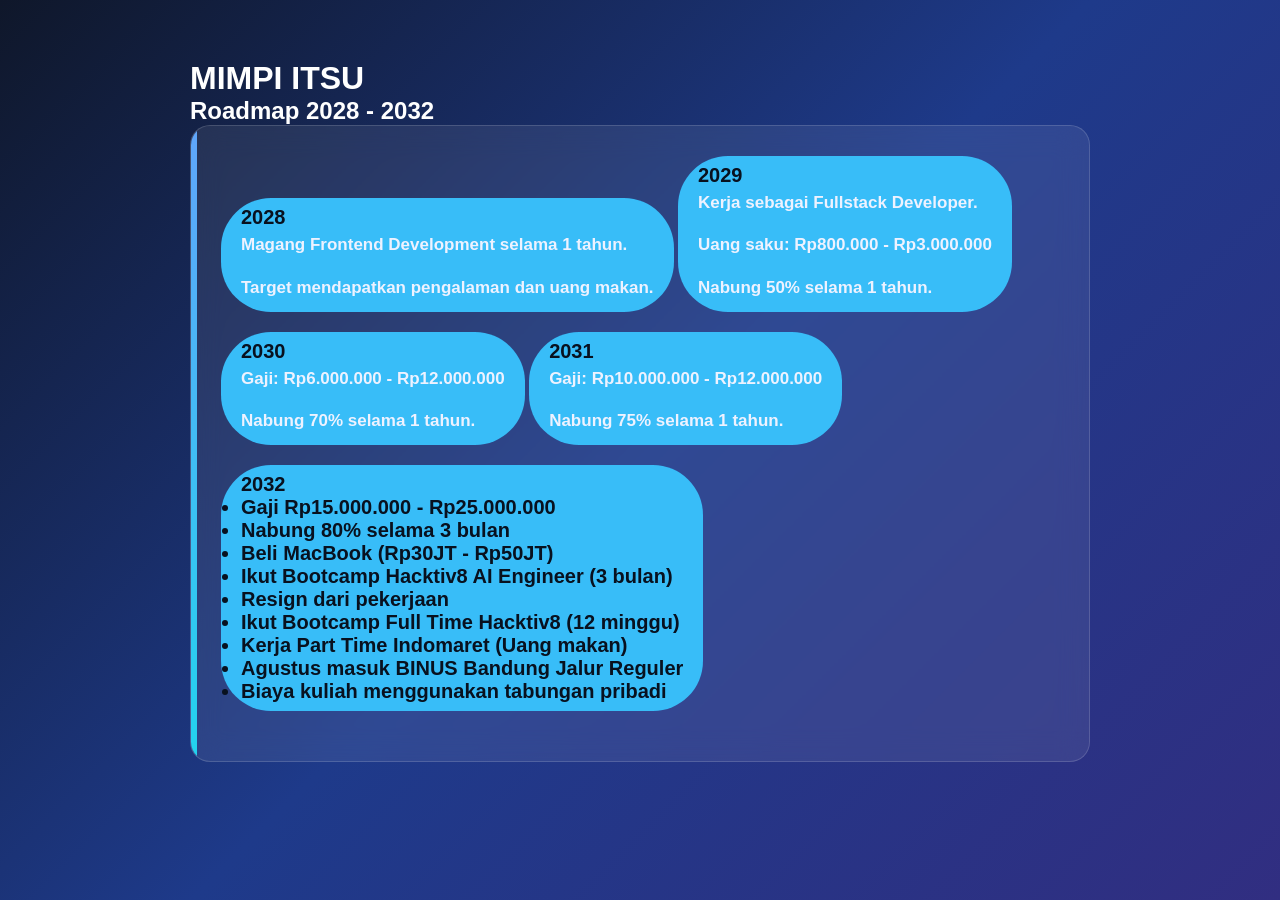
<file: proseskariritsu.html>
<!DOCTYPE html>
<html lang="id">
<head>
    <meta charset="UTF-8">
    <meta name="viewport" content="width=device-width, initial-scale=1.0">
    <title>MIMPI ITSU 2027 - 2032</title>
    <link rel="stylesheet" href="style.CSS">
</head>
<body>

<div class="container">

    <h1>MIMPI ITSU</h1>
    <h2>Roadmap 2028 - 2032</h2>

    <div class="card">

        <div class="year">
            <span>2028</span>
            <p>Magang Frontend Development selama 1 tahun.</p>
            <p>Target mendapatkan pengalaman dan uang makan.</p>
        </div>

        <div class="year">
            <span>2029</span>
            <p>Kerja sebagai <b>Fullstack Developer</b>.</p>
            <p>Uang saku: <b>Rp800.000 - Rp3.000.000</b></p>
            <p>Nabung 50% selama 1 tahun.</p>
        </div>

        <div class="year">
            <span>2030</span>
            <p>Gaji: <b>Rp6.000.000 - Rp12.000.000</b></p>
            <p>Nabung 70% selama 1 tahun.</p>
        </div>

        <div class="year">
            <span>2031</span>
            <p>Gaji: <b>Rp10.000.000 - Rp12.000.000</b></p>
            <p>Nabung 75% selama 1 tahun.</p>
        </div>

        <div class="year">
            <span>2032</span>

            <ul>
                <li>Gaji Rp15.000.000 - Rp25.000.000</li>
                <li>Nabung 80% selama 3 bulan</li>
                <li>Beli MacBook (Rp30JT - Rp50JT)</li>
                <li>Ikut Bootcamp Hacktiv8 AI Engineer (3 bulan)</li>
                <li>Resign dari pekerjaan</li>
                <li>Ikut Bootcamp Full Time Hacktiv8 (12 minggu)</li>
                <li>Kerja Part Time Indomaret (Uang makan)</li>
                <li>Agustus masuk BINUS Bandung Jalur Reguler</li>
                <li>Biaya kuliah menggunakan tabungan pribadi</li>
            </ul>

        </div>

    </div>

</div>

</body>
</html>
</file>
<file: style.css>
/* ===========================================
   RESET
=========================================== */

*{
    margin:0;
    padding:0;
    box-sizing:border-box;
}

html{

    scroll-behavior:smooth;

}

body{

    font-family:'Inter',sans-serif;

    background:#050505;

    color:#ffffff;

    overflow-x:hidden;

}



/* ===========================================
   ROOT
=========================================== */

:root{

    --background:#050505;

    --surface:#0b0b0b;

    --card:#111111;

    --border:rgba(255,255,255,.08);

    --text:#ffffff;

    --text-secondary:#9da3af;

    --primary:#4f8cff;

    --primary-light:#78a8ff;

    --radius:26px;

    --transition:.45s;

}



/* ===========================================
   SCROLLBAR
=========================================== */

::-webkit-scrollbar{

    width:10px;

}

::-webkit-scrollbar-track{

    background:#050505;

}

::-webkit-scrollbar-thumb{

    background:linear-gradient(

        #4f8cff,

        #00d9ff

    );

    border-radius:999px;

}



/* ===========================================
   BACKGROUND
=========================================== */

.background{

    position:fixed;

    inset:0;

    z-index:-10;

    overflow:hidden;

}



.gradient{

    position:absolute;

    width:650px;

    height:650px;

    border-radius:50%;

    filter:blur(140px);

    opacity:.18;

}



.gradient-one{

    background:#3b82f6;

    top:-180px;

    left:-120px;

}



.gradient-two{

    background:#9333ea;

    right:-200px;

    top:20%;

}



.gradient-three{

    background:#06b6d4;

    bottom:-250px;

    left:30%;

}



.noise{

    position:absolute;

    inset:0;

    opacity:.03;

    background-image:

    radial-gradient(

        white 1px,

        transparent 0

    );

    background-size:6px 6px;

}



.grid{

    position:absolute;

    inset:0;

    background-image:

    linear-gradient(

        rgba(255,255,255,.03) 1px,

        transparent 1px

    ),

    linear-gradient(

        90deg,

        rgba(255,255,255,.03) 1px,

        transparent 1px

    );

    background-size:60px 60px;

}



/* ===========================================
   CURSOR
=========================================== */

.cursor-glow{

    position:fixed;

    width:420px;

    height:420px;

    border-radius:50%;

    pointer-events:none;

    background:

    radial-gradient(

        circle,

        rgba(79,140,255,.18),

        transparent 70%

    );

    transform:translate(-50%,-50%);

    z-index:-1;

}



/* ===========================================
   NAVBAR
=========================================== */

.navbar{

    position:fixed;

    top:0;

    left:0;

    width:100%;

    height:82px;

    display:flex;

    justify-content:space-between;

    align-items:center;

    padding:0 8%;

    backdrop-filter:blur(20px);

    background:rgba(5,5,5,.45);

    border-bottom:1px solid var(--border);

    z-index:999;

}



.logo{

    display:flex;

    gap:8px;

    font-size:24px;

    font-weight:800;

    letter-spacing:2px;

}



.logo span:last-child{

    color:var(--primary);

}



.nav-menu{

    display:flex;

    gap:40px;

    list-style:none;

}



.nav-menu a{

    color:white;

    text-decoration:none;

    font-size:15px;

    transition:var(--transition);

}



.nav-menu a:hover{

    color:var(--primary);

}



.menu-button{

    display:none;

}



/* ===========================================
   HERO
=========================================== */

.hero{

    min-height:100vh;

    display:flex;

    justify-content:center;

    align-items:center;

    padding:140px 8%;

}



.hero-container{

    width:100%;

    max-width:1450px;

    display:grid;

    grid-template-columns:1.2fr .8fr;

    gap:90px;

    align-items:center;

}



.hero-tag{

    display:inline-block;

    padding:10px 20px;

    border:1px solid var(--border);

    border-radius:999px;

    background:rgba(255,255,255,.04);

    color:var(--primary);

    margin-bottom:30px;

}



.hero h1{

    font-size:88px;

    line-height:1;

    font-weight:900;

    margin-bottom:25px;

}



.hero p{

    color:var(--text-secondary);

    font-size:20px;

    max-width:600px;

    margin-bottom:45px;

}
/* ===========================================
   HERO BUTTON
=========================================== */

.hero-button-group{

    display:flex;

    gap:20px;

    margin-top:45px;

}

.button-primary{

    display:inline-flex;

    justify-content:center;

    align-items:center;

    padding:18px 36px;

    border-radius:999px;

    background:linear-gradient(
        135deg,
        #4f8cff,
        #2563eb
    );

    color:#ffffff;

    text-decoration:none;

    font-weight:700;

    transition:.45s;

    box-shadow:
        0 15px 45px rgba(79,140,255,.35);

}

.button-primary:hover{

    transform:translateY(-6px);

    box-shadow:
        0 25px 60px rgba(79,140,255,.55);

}

.button-secondary{

    display:inline-flex;

    justify-content:center;

    align-items:center;

    padding:18px 36px;

    border-radius:999px;

    border:1px solid var(--border);

    background:rgba(255,255,255,.04);

    color:white;

    text-decoration:none;

    transition:.45s;

}

.button-secondary:hover{

    background:rgba(255,255,255,.09);

    transform:translateY(-6px);

}



/* ===========================================
   HERO CARD
=========================================== */

.hero-card{

    background:rgba(255,255,255,.04);

    backdrop-filter:blur(30px);

    border:1px solid rgba(255,255,255,.08);

    border-radius:32px;

    padding:40px;

    position:relative;

    overflow:hidden;

    transition:.45s;

}

.hero-card::before{

    content:"";

    position:absolute;

    inset:-40%;

    background:

    conic-gradient(

        transparent,

        rgba(79,140,255,.18),

        transparent

    );

    animation:rotateGlow 12s linear infinite;

}

.hero-card>*{

    position:relative;

    z-index:2;

}

.hero-card:hover{

    transform:translateY(-10px);

}



/* ===========================================
   CARD HEADER
=========================================== */

.card-header{

    font-size:22px;

    font-weight:700;

    margin-bottom:35px;

}



/* ===========================================
   PROGRESS
=========================================== */

.progress-item{

    margin-bottom:30px;

}

.progress-item span{

    display:block;

    margin-bottom:10px;

    color:var(--text-secondary);

}

.progress-bar{

    width:100%;

    height:10px;

    border-radius:999px;

    overflow:hidden;

    background:#1c1c1c;

}

.progress{

    height:100%;

    border-radius:999px;

    background:linear-gradient(
        90deg,
        #4f8cff,
        #00d9ff
    );

}

.frontend{

    width:92%;

}

.fullstack{

    width:65%;

}

.ai{

    width:30%;

}



/* ===========================================
   CARD FOOTER
=========================================== */

.card-footer{

    margin-top:40px;

    color:#9da3af;

}



/* ===========================================
   SCROLL DOWN
=========================================== */

.scroll-down{

    position:absolute;

    bottom:35px;

    left:50%;

    transform:translateX(-50%);

    display:flex;

    flex-direction:column;

    align-items:center;

    gap:12px;

    color:#888;

}

.mouse{

    width:28px;

    height:48px;

    border:2px solid rgba(255,255,255,.2);

    border-radius:50px;

    display:flex;

    justify-content:center;

    padding-top:8px;

}

.wheel{

    width:4px;

    height:10px;

    border-radius:999px;

    background:white;

    animation:scrollWheel 1.8s infinite;

}



/* ===========================================
   SECTION TITLE
=========================================== */

.section-title{

    text-align:center;

    margin-bottom:90px;

}

.section-title span{

    color:var(--primary);

    letter-spacing:4px;

    font-size:14px;

}

.section-title h2{

    font-size:62px;

    margin-top:18px;

    margin-bottom:15px;

}

.section-title p{

    color:var(--text-secondary);

    font-size:18px;

}



/* ===========================================
   ROADMAP
=========================================== */

.roadmap{

    padding:140px 8%;

    max-width:1400px;

    margin:auto;

}

.timeline{

    position:relative;

    display:flex;

    flex-direction:column;

    gap:45px;

}

.timeline::before{

    content:"";

    position:absolute;

    left:24px;

    top:0;

    bottom:0;

    width:2px;

    background:rgba(255,255,255,.08);

}



/* ===========================================
   TIMELINE CARD
=========================================== */

.timeline-card{

    display:flex;

    gap:40px;

    align-items:flex-start;

}

.timeline-dot{

    width:18px;

    height:18px;

    border-radius:50%;

    background:#4f8cff;

    box-shadow:

    0 0 30px #4f8cff;

    margin-top:25px;

    position:relative;

    z-index:2;

}

.timeline-content{

    flex:1;

    background:rgba(255,255,255,.04);

    border:1px solid rgba(255,255,255,.08);

    border-radius:28px;

    backdrop-filter:blur(20px);

    padding:35px;

    transition:.45s;

}

.timeline-content:hover{

    transform:translateX(12px);

    border-color:#4f8cff;

    box-shadow:

        0 20px 60px rgba(79,140,255,.18);

}

.year{

    display:inline-block;

    color:#4f8cff;

    font-size:30px;

    font-weight:800;

    margin-bottom:15px;

}

.timeline-content h3{

    margin-bottom:18px;

    font-size:28px;

}

.timeline-content p{

    color:#b5bcc8;

    margin-bottom:12px;

    line-height:1.8;

}

.timeline-list{

    display:flex;

    flex-direction:column;

    gap:10px;

}
/* ===========================================
   FUTURE SECTION
=========================================== */

.future{

    padding:160px 8%;

    text-align:center;

}

.future-container{

    max-width:900px;

    margin:auto;

}

.future span{

    color:var(--primary);

    letter-spacing:4px;

}

.future h2{

    font-size:72px;

    margin:30px 0;

    line-height:1;

}

.future p{

    color:var(--text-secondary);

    font-size:22px;

}



/* ===========================================
   SKILLS
=========================================== */

.skills{

    padding:140px 8%;

}

.skills-grid{

    display:grid;

    grid-template-columns:repeat(4,1fr);

    gap:30px;

}



.skill-card{

    background:rgba(255,255,255,.04);

    border:1px solid rgba(255,255,255,.08);

    border-radius:28px;

    padding:35px;

    backdrop-filter:blur(20px);

    transition:.45s;

    position:relative;

    overflow:hidden;

}

.skill-card::before{

    content:"";

    position:absolute;

    inset:0;

    background:linear-gradient(

        135deg,

        rgba(79,140,255,.12),

        transparent

    );

    opacity:0;

    transition:.45s;

}

.skill-card:hover::before{

    opacity:1;

}

.skill-card:hover{

    transform:translateY(-12px);

    border-color:#4f8cff;

    box-shadow:

        0 20px 60px rgba(79,140,255,.20);

}

.skill-card h3{

    margin-bottom:25px;

    font-size:28px;

}

.skill-card p{

    color:#b7c0cb;

    margin-bottom:12px;

}



/* ===========================================
   CONTACT
=========================================== */

.contact{

    padding:180px 8%;

}

.contact-container{

    max-width:900px;

    margin:auto;

    text-align:center;

    background:rgba(255,255,255,.04);

    border:1px solid rgba(255,255,255,.08);

    border-radius:40px;

    padding:80px;

    backdrop-filter:blur(20px);

}

.contact span{

    color:var(--primary);

}

.contact h2{

    font-size:68px;

    line-height:1;

    margin:25px 0;

}

.contact p{

    color:#b5bcc8;

    font-size:20px;

    margin-bottom:50px;

}



/* ===========================================
   FOOTER
=========================================== */

footer{

    border-top:1px solid rgba(255,255,255,.08);

    padding:80px 8%;

}

.footer-container{

    display:flex;

    justify-content:space-between;

    align-items:center;

    gap:30px;

    flex-wrap:wrap;

}

.footer-logo{

    font-size:28px;

    font-weight:800;

}

.footer-text{

    color:#aab3be;

}

.footer-copy{

    color:#777;

    font-size:14px;

}



/* ===========================================
   LOADING SCREEN
=========================================== */

.loading-screen{

    position:fixed;

    inset:0;

    background:#050505;

    display:flex;

    justify-content:center;

    align-items:center;

    z-index:99999;

}

.loader{

    display:flex;

    gap:15px;

}

.loader span{

    width:16px;

    height:16px;

    border-radius:50%;

    background:#4f8cff;

    animation:loader .8s infinite alternate;

}

.loader span:nth-child(2){

    animation-delay:.2s;

}

.loader span:nth-child(3){

    animation-delay:.4s;

}
/* ===========================================
   ANIMATIONS
=========================================== */

@keyframes rotateGlow{

    from{

        transform:rotate(0deg);

    }

    to{

        transform:rotate(360deg);

    }

}

@keyframes scrollWheel{

    0%{

        transform:translateY(0);

        opacity:1;

    }

    100%{

        transform:translateY(16px);

        opacity:0;

    }

}

@keyframes loader{

    from{

        transform:translateY(0);

        opacity:.5;

    }

    to{

        transform:translateY(-18px);

        opacity:1;

    }

}

@keyframes floating{

    0%{

        transform:translateY(0px);

    }

    50%{

        transform:translateY(-20px);

    }

    100%{

        transform:translateY(0px);

    }

}

@keyframes fadeUp{

    from{

        opacity:0;

        transform:translateY(40px);

    }

    to{

        opacity:1;

        transform:translateY(0);

    }

}

@keyframes pulse{

    0%{

        box-shadow:0 0 0 rgba(79,140,255,.2);

    }

    50%{

        box-shadow:0 0 35px rgba(79,140,255,.45);

    }

    100%{

        box-shadow:0 0 0 rgba(79,140,255,.2);

    }

}



/* ===========================================
   HOVER EFFECT
=========================================== */

.timeline-card{

    animation:floating 7s ease-in-out infinite;

}

.skill-card{

    animation:floating 9s ease-in-out infinite;

}

.hero-card{

    animation:floating 8s ease-in-out infinite;

}

.button-primary{

    animation:pulse 3s infinite;

}



/* ===========================================
   SELECTION
=========================================== */

::selection{

    background:#4f8cff;

    color:white;

}



/* ===========================================
   IMAGE
=========================================== */

img{

    max-width:100%;

    display:block;

}



/* ===========================================
   LINK
=========================================== */

a{

    transition:.4s;

}



/* ===========================================
   RESPONSIVE
=========================================== */

@media(max-width:1200px){

.hero h1{

font-size:72px;

}

.hero-container{

grid-template-columns:1fr;

}

.skills-grid{

grid-template-columns:repeat(2,1fr);

}

.contact h2{

font-size:52px;

}

.future h2{

font-size:56px;

}

}



@media(max-width:768px){

.navbar{

padding:20px;

}

.nav-menu{

display:none;

}

.menu-button{

display:block;

background:none;

border:none;

font-size:28px;

color:white;

cursor:pointer;

}

.hero{

padding:120px 25px;

}

.hero h1{

font-size:48px;

}

.hero p{

font-size:18px;

}

.hero-button-group{

flex-direction:column;

}

.hero-card{

margin-top:50px;

}

.timeline{

gap:25px;

}

.timeline::before{

left:12px;

}

.timeline-dot{

width:14px;

height:14px;

}

.timeline-content{

padding:25px;

}

.timeline-content h3{

font-size:24px;

}

.section-title h2{

font-size:42px;

}

.future h2{

font-size:42px;

}

.skills-grid{

grid-template-columns:1fr;

}

.contact{

padding:120px 25px;

}

.contact-container{

padding:50px 25px;

}

.contact h2{

font-size:40px;

}

.footer-container{

flex-direction:column;

text-align:center;

}

}



@media(max-width:480px){

.hero h1{

font-size:38px;

}

.hero-tag{

font-size:14px;

}

.button-primary,

.button-secondary{

width:100%;

}

.year{

font-size:24px;

}

.timeline-content{

padding:20px;

}

}



/* ===========================================
   UTILITIES
=========================================== */

.container{

max-width:1400px;

margin:auto;

}

.text-center{

text-align:center;

}

.hidden{

display:none;

}

.show{

display:block;

}

.fade-up{

animation:fadeUp .8s ease forwards;

}



/* ===========================================
   END
=========================================== */
/* ==========================================
   PROGRESS BAR ANIMATION
========================================== */

const progressBars = document.querySelectorAll(".progress");

const progressObserver = new IntersectionObserver((entries)=>{

    entries.forEach(entry=>{

        if(entry.isIntersecting){

            const bar = entry.target;

            const targetWidth = bar.style.width || getComputedStyle(bar).width;

            bar.style.width = "0%";

            setTimeout(()=>{

                bar.style.transition = "2s ease";

                if(bar.classList.contains("frontend")){

                    bar.style.width = "92%";

                }

                if(bar.classList.contains("fullstack")){

                    bar.style.width = "65%";

                }

                if(bar.classList.contains("ai")){

                    bar.style.width = "30%";

                }

            },200);

        }

    });

});

progressBars.forEach(bar=>{

    progressObserver.observe(bar);

});



/* ==========================================
   CARD GLOW
========================================== */

const cards = document.querySelectorAll(

".timeline-content,.skill-card,.hero-card"

);

cards.forEach(card=>{

    card.addEventListener("mousemove",(e)=>{

        const rect = card.getBoundingClientRect();

        const x = e.clientX - rect.left;

        const y = e.clientY - rect.top;

        card.style.background =

        `radial-gradient(circle at ${x}px ${y}px,
        rgba(79,140,255,.18),
        rgba(255,255,255,.04) 55%)`;

    });

    card.addEventListener("mouseleave",()=>{

        card.style.background="rgba(255,255,255,.04)";

    });

});



/* ==========================================
   HERO TITLE PARALLAX
========================================== */

const heroTitle = document.querySelector(".hero h1");

document.addEventListener("mousemove",(e)=>{

    const x = (e.clientX / window.innerWidth - .5) * 20;

    const y = (e.clientY / window.innerHeight - .5) * 20;

    heroTitle.style.transform =

    `translate(${x}px,${y}px)`;

});



/* ==========================================
   TIMELINE STAGGER
========================================== */

const timelineCards = document.querySelectorAll(".timeline-card");

const timelineObserver = new IntersectionObserver((entries)=>{

    entries.forEach((entry,index)=>{

        if(entry.isIntersecting){

            setTimeout(()=>{

                entry.target.style.opacity="1";

                entry.target.style.transform="translateX(0)";

            },index*180);

        }

    });

});

timelineCards.forEach(card=>{

    card.style.opacity="0";

    card.style.transform="translateX(-60px)";

    card.style.transition=".8s";

    timelineObserver.observe(card);

});



/* ==========================================
   BUTTON RIPPLE
========================================== */

document.querySelectorAll(".button-primary,.button-secondary")

.forEach(button=>{

    button.addEventListener("click",(e)=>{

        const ripple=document.createElement("span");

        ripple.className="ripple";

        ripple.style.left=e.offsetX+"px";

        ripple.style.top=e.offsetY+"px";

        button.appendChild(ripple);

        setTimeout(()=>{

            ripple.remove();

        },700);

    });

});



/* ==========================================
   NUMBER COUNTER
========================================== */

function animateNumber(element,start,end,duration){

    let startTime=null;

    function animation(current){

        if(!startTime) startTime=current;

        const progress=Math.min((current-startTime)/duration,1);

        element.textContent=

        Math.floor(progress*(end-start)+start);

        if(progress<1){

            requestAnimationFrame(animation);

        }

    }

    requestAnimationFrame(animation);

}



/* ==========================================
   OPTIONAL COUNTER
========================================== */

document.querySelectorAll("[data-count]")

.forEach(item=>{

    const observer=new IntersectionObserver(entries=>{

        entries.forEach(entry=>{

            if(entry.isIntersecting){

                animateNumber(

                    item,

                    0,

                    Number(item.dataset.count),

                    1800

                );

            }

        });

    });

    observer.observe(item);

});
/* ==========================================
   ACTIVE NAVBAR
========================================== */

const sections = document.querySelectorAll("section");
const navLinks = document.querySelectorAll(".nav-menu a");

window.addEventListener("scroll",()=>{

    let current="";

    sections.forEach(section=>{

        const top=section.offsetTop-120;

        const height=section.offsetHeight;

        if(window.scrollY>=top){

            current=section.getAttribute("id");

        }

    });

    navLinks.forEach(link=>{

        link.classList.remove("active");

        if(link.getAttribute("href")==="#"+current){

            link.classList.add("active");

        }

    });

});




/* ==========================================
   MAGNET BUTTON
========================================== */

document

.querySelectorAll(

".button-primary,.button-secondary"

)

.forEach(button=>{

button.addEventListener("mousemove",(e)=>{

const rect=button.getBoundingClientRect();

const x=e.clientX-rect.left;

const y=e.clientY-rect.top;

const moveX=(x-rect.width/2)/8;

const moveY=(y-rect.height/2)/8;

button.style.transform=

`translate(${moveX}px,${moveY}px) scale(1.05)`;

});

button.addEventListener("mouseleave",()=>{

button.style.transform="translate(0,0)";

});

});





/* ==========================================
   HERO GLOW
========================================== */

const heroSection=document.querySelector(".hero");

document.addEventListener("mousemove",(e)=>{

const x=e.clientX/window.innerWidth*100;

const y=e.clientY/window.innerHeight*100;

heroSection.style.background=

`radial-gradient(circle at ${x}% ${y}%,
rgba(79,140,255,.08),
transparent 55%)`;

});





/* ==========================================
   FLOAT RANDOM
========================================== */

const floatItems=document.querySelectorAll(

".skill-card,.timeline-content"

);

floatItems.forEach((item,index)=>{

setInterval(()=>{

const y=Math.sin(

Date.now()/900+index

)*6;

item.style.transform=

`translateY(${y}px)`;

},30);

});





/* ==========================================
   SMOOTH SCROLL
========================================== */

document

.querySelectorAll('a[href^="#"]')

.forEach(anchor=>{

anchor.addEventListener("click",(e)=>{

e.preventDefault();

const target=document.querySelector(

anchor.getAttribute("href")

);

target.scrollIntoView({

behavior:"smooth",

block:"start"

});

});

});





/* ==========================================
   CARD TILT
========================================== */

cards.forEach(card=>{

card.addEventListener("mousemove",(e)=>{

const rect=card.getBoundingClientRect();

const x=e.clientX-rect.left;

const y=e.clientY-rect.top;

const rotateX=(y-rect.height/2)/18;

const rotateY=(x-rect.width/2)/18;

card.style.transform=

`perspective(1000px)
rotateX(${-rotateX}deg)
rotateY(${rotateY}deg)
scale(1.03)`;

});

card.addEventListener("mouseleave",()=>{

card.style.transform=

"perspective(1000px) rotateX(0) rotateY(0)";

});

});





/* ==========================================
   RANDOM GLOW
========================================== */

setInterval(()=>{

cards.forEach(card=>{

const r=Math.random()*0.25+.05;

card.style.boxShadow=

`0 0 60px rgba(79,140,255,${r})`;

});

},1800);





/* ==========================================
   TYPEWRITER
========================================== */

const subtitle=document.querySelector(".hero p");

const originalText=subtitle.textContent;

subtitle.textContent="";

let charIndex=0;

function typing(){

if(charIndex<originalText.length){

subtitle.textContent+=

originalText.charAt(charIndex);

charIndex++;

setTimeout(typing,40);

}

}

setTimeout(typing,1200);





/* ==========================================
   PARTICLE
========================================== */

for(let i=0;i<25;i++){

const dot=document.createElement("div");

dot.className="particle";

dot.style.left=Math.random()*100+"vw";

dot.style.top=Math.random()*100+"vh";

dot.style.animationDuration=

5+Math.random()*8+"s";

document.body.appendChild(dot);

}
/* ==========================================
   SCROLL PROGRESS BAR
========================================== */

const progressLine=document.createElement("div");

progressLine.style.position="fixed";
progressLine.style.top="0";
progressLine.style.left="0";
progressLine.style.height="4px";
progressLine.style.width="0";
progressLine.style.background=
"linear-gradient(90deg,#4f8cff,#00d9ff)";
progressLine.style.zIndex="999999";

document.body.appendChild(progressLine);

window.addEventListener("scroll",()=>{

const total=

document.documentElement.scrollHeight-

window.innerHeight;

const width=

(window.scrollY/total)*100;

progressLine.style.width=

width+"%";

});





/* ==========================================
   HERO SCALE
========================================== */

window.addEventListener("scroll",()=>{

const value=window.scrollY*.0004;

hero.style.transform=

`scale(${1-value}) translateY(${window.scrollY*.15}px)`;

});





/* ==========================================
   BACKGROUND PARALLAX
========================================== */

const gradients=

document.querySelectorAll(".gradient");

window.addEventListener("mousemove",(e)=>{

const x=e.clientX/window.innerWidth;

const y=e.clientY/window.innerHeight;

gradients.forEach((item,index)=>{

const speed=(index+1)*15;

item.style.transform=

`translate(${x*speed}px,${y*speed}px)`;

});

});





/* ==========================================
   RANDOM STAR
========================================== */

for(let i=0;i<60;i++){

const star=document.createElement("div");

star.className="star";

star.style.left=Math.random()*100+"vw";

star.style.top=Math.random()*100+"vh";

star.style.animationDelay=

Math.random()*8+"s";

document.body.appendChild(star);

}





/* ==========================================
   HERO GLOW PULSE
========================================== */

setInterval(()=>{

hero.style.filter=

"drop-shadow(0 0 40px rgba(79,140,255,.25))";

setTimeout(()=>{

hero.style.filter="none";

},700);

},5000);





/* ==========================================
   RANDOM CARD ROTATE
========================================== */

cards.forEach(card=>{

card.addEventListener("mouseenter",()=>{

const deg=

(Math.random()*6)-3;

card.style.transform+=

` rotate(${deg}deg)`;

});

});





/* ==========================================
   SECTION FADE
========================================== */

const allSection=

document.querySelectorAll("section");

const fadeObserver=

new IntersectionObserver(entries=>{

entries.forEach(entry=>{

if(entry.isIntersecting){

entry.target.animate([

{

opacity:0,

transform:"translateY(50px)"

},

{

opacity:1,

transform:"translateY(0)"

}

],{

duration:900,

fill:"forwards"

});

}

});

});

allSection.forEach(section=>{

fadeObserver.observe(section);

});





/* ==========================================
   PERFORMANCE
========================================== */

let ticking=false;

window.addEventListener("scroll",()=>{

if(!ticking){

window.requestAnimationFrame(()=>{

ticking=false;

});

ticking=true;

}

});





/* ==========================================
   CONSOLE
========================================== */

console.clear();

console.log(

"%cMIMPI ITSU",

"font-size:28px;color:#4f8cff;font-weight:bold;"

);

console.log(

"%cDesigned with HTML CSS JavaScript",

"font-size:14px;color:white;"

);

console.log(

"%cCreated By ITSU 🚀",

"font-size:14px;color:#00d9ff;"

);





/* ==========================================
   END
========================================== */
</file>
<file: massadepankariritsu.css>
/* ===========================================
   RESET
=========================================== */

*{
    margin:0;
    padding:0;
    box-sizing:border-box;
}

html{

    scroll-behavior:smooth;

}

body{

    font-family:'Inter',sans-serif;

    background:#050505;

    color:#ffffff;

    overflow-x:hidden;

}



/* ===========================================
   ROOT
=========================================== */

:root{

    --background:#050505;

    --surface:#0b0b0b;

    --card:#111111;

    --border:rgba(255,255,255,.08);

    --text:#ffffff;

    --text-secondary:#9da3af;

    --primary:#4f8cff;

    --primary-light:#78a8ff;

    --radius:26px;

    --transition:.45s;

}



/* ===========================================
   SCROLLBAR
=========================================== */

::-webkit-scrollbar{

    width:10px;

}

::-webkit-scrollbar-track{

    background:#050505;

}

::-webkit-scrollbar-thumb{

    background:linear-gradient(

        #4f8cff,

        #00d9ff

    );

    border-radius:999px;

}



/* ===========================================
   BACKGROUND
=========================================== */

.background{

    position:fixed;

    inset:0;

    z-index:-10;

    overflow:hidden;

}



.gradient{

    position:absolute;

    width:650px;

    height:650px;

    border-radius:50%;

    filter:blur(140px);

    opacity:.18;

}



.gradient-one{

    background:#3b82f6;

    top:-180px;

    left:-120px;

}



.gradient-two{

    background:#9333ea;

    right:-200px;

    top:20%;

}



.gradient-three{

    background:#06b6d4;

    bottom:-250px;

    left:30%;

}



.noise{

    position:absolute;

    inset:0;

    opacity:.03;

    background-image:

    radial-gradient(

        white 1px,

        transparent 0

    );

    background-size:6px 6px;

}



.grid{

    position:absolute;

    inset:0;

    background-image:

    linear-gradient(

        rgba(255,255,255,.03) 1px,

        transparent 1px

    ),

    linear-gradient(

        90deg,

        rgba(255,255,255,.03) 1px,

        transparent 1px

    );

    background-size:60px 60px;

}



/* ===========================================
   CURSOR
=========================================== */

.cursor-glow{

    position:fixed;

    width:420px;

    height:420px;

    border-radius:50%;

    pointer-events:none;

    background:

    radial-gradient(

        circle,

        rgba(79,140,255,.18),

        transparent 70%

    );

    transform:translate(-50%,-50%);

    z-index:-1;

}



/* ===========================================
   NAVBAR
=========================================== */

.navbar{

    position:fixed;

    top:0;

    left:0;

    width:100%;

    height:82px;

    display:flex;

    justify-content:space-between;

    align-items:center;

    padding:0 8%;

    backdrop-filter:blur(20px);

    background:rgba(5,5,5,.45);

    border-bottom:1px solid var(--border);

    z-index:999;

}



.logo{

    display:flex;

    gap:8px;

    font-size:24px;

    font-weight:800;

    letter-spacing:2px;

}



.logo span:last-child{

    color:var(--primary);

}



.nav-menu{

    display:flex;

    gap:40px;

    list-style:none;

}



.nav-menu a{

    color:white;

    text-decoration:none;

    font-size:15px;

    transition:var(--transition);

}



.nav-menu a:hover{

    color:var(--primary);

}



.menu-button{

    display:none;

}



/* ===========================================
   HERO
=========================================== */

.hero{

    min-height:100vh;

    display:flex;

    justify-content:center;

    align-items:center;

    padding:140px 8%;

}



.hero-container{

    width:100%;

    max-width:1450px;

    display:grid;

    grid-template-columns:1.2fr .8fr;

    gap:90px;

    align-items:center;

}



.hero-tag{

    display:inline-block;

    padding:10px 20px;

    border:1px solid var(--border);

    border-radius:999px;

    background:rgba(255,255,255,.04);

    color:var(--primary);

    margin-bottom:30px;

}



.hero h1{

    font-size:88px;

    line-height:1;

    font-weight:900;

    margin-bottom:25px;

}



.hero p{

    color:var(--text-secondary);

    font-size:20px;

    max-width:600px;

    margin-bottom:45px;

}
/* ===========================================
   HERO BUTTON
=========================================== */

.hero-button-group{

    display:flex;

    gap:20px;

    margin-top:45px;

}

.button-primary{

    display:inline-flex;

    justify-content:center;

    align-items:center;

    padding:18px 36px;

    border-radius:999px;

    background:linear-gradient(
        135deg,
        #4f8cff,
        #2563eb
    );

    color:#ffffff;

    text-decoration:none;

    font-weight:700;

    transition:.45s;

    box-shadow:
        0 15px 45px rgba(79,140,255,.35);

}

.button-primary:hover{

    transform:translateY(-6px);

    box-shadow:
        0 25px 60px rgba(79,140,255,.55);

}

.button-secondary{

    display:inline-flex;

    justify-content:center;

    align-items:center;

    padding:18px 36px;

    border-radius:999px;

    border:1px solid var(--border);

    background:rgba(255,255,255,.04);

    color:white;

    text-decoration:none;

    transition:.45s;

}

.button-secondary:hover{

    background:rgba(255,255,255,.09);

    transform:translateY(-6px);

}



/* ===========================================
   HERO CARD
=========================================== */

.hero-card{

    background:rgba(255,255,255,.04);

    backdrop-filter:blur(30px);

    border:1px solid rgba(255,255,255,.08);

    border-radius:32px;

    padding:40px;

    position:relative;

    overflow:hidden;

    transition:.45s;

}

.hero-card::before{

    content:"";

    position:absolute;

    inset:-40%;

    background:

    conic-gradient(

        transparent,

        rgba(79,140,255,.18),

        transparent

    );

    animation:rotateGlow 12s linear infinite;

}

.hero-card>*{

    position:relative;

    z-index:2;

}

.hero-card:hover{

    transform:translateY(-10px);

}



/* ===========================================
   CARD HEADER
=========================================== */

.card-header{

    font-size:22px;

    font-weight:700;

    margin-bottom:35px;

}



/* ===========================================
   PROGRESS
=========================================== */

.progress-item{

    margin-bottom:30px;

}

.progress-item span{

    display:block;

    margin-bottom:10px;

    color:var(--text-secondary);

}

.progress-bar{

    width:100%;

    height:10px;

    border-radius:999px;

    overflow:hidden;

    background:#1c1c1c;

}

.progress{

    height:100%;

    border-radius:999px;

    background:linear-gradient(
        90deg,
        #4f8cff,
        #00d9ff
    );

}

.frontend{

    width:92%;

}

.fullstack{

    width:65%;

}

.ai{

    width:30%;

}



/* ===========================================
   CARD FOOTER
=========================================== */

.card-footer{

    margin-top:40px;

    color:#9da3af;

}



/* ===========================================
   SCROLL DOWN
=========================================== */

.scroll-down{

    position:absolute;

    bottom:35px;

    left:50%;

    transform:translateX(-50%);

    display:flex;

    flex-direction:column;

    align-items:center;

    gap:12px;

    color:#888;

}

.mouse{

    width:28px;

    height:48px;

    border:2px solid rgba(255,255,255,.2);

    border-radius:50px;

    display:flex;

    justify-content:center;

    padding-top:8px;

}

.wheel{

    width:4px;

    height:10px;

    border-radius:999px;

    background:white;

    animation:scrollWheel 1.8s infinite;

}



/* ===========================================
   SECTION TITLE
=========================================== */

.section-title{

    text-align:center;

    margin-bottom:90px;

}

.section-title span{

    color:var(--primary);

    letter-spacing:4px;

    font-size:14px;

}

.section-title h2{

    font-size:62px;

    margin-top:18px;

    margin-bottom:15px;

}

.section-title p{

    color:var(--text-secondary);

    font-size:18px;

}



/* ===========================================
   ROADMAP
=========================================== */

.roadmap{

    padding:140px 8%;

    max-width:1400px;

    margin:auto;

}

.timeline{

    position:relative;

    display:flex;

    flex-direction:column;

    gap:45px;

}

.timeline::before{

    content:"";

    position:absolute;

    left:24px;

    top:0;

    bottom:0;

    width:2px;

    background:rgba(255,255,255,.08);

}



/* ===========================================
   TIMELINE CARD
=========================================== */

.timeline-card{

    display:flex;

    gap:40px;

    align-items:flex-start;

}

.timeline-dot{

    width:18px;

    height:18px;

    border-radius:50%;

    background:#4f8cff;

    box-shadow:

    0 0 30px #4f8cff;

    margin-top:25px;

    position:relative;

    z-index:2;

}

.timeline-content{

    flex:1;

    background:rgba(255,255,255,.04);

    border:1px solid rgba(255,255,255,.08);

    border-radius:28px;

    backdrop-filter:blur(20px);

    padding:35px;

    transition:.45s;

}

.timeline-content:hover{

    transform:translateX(12px);

    border-color:#4f8cff;

    box-shadow:

        0 20px 60px rgba(79,140,255,.18);

}

.year{

    display:inline-block;

    color:#4f8cff;

    font-size:30px;

    font-weight:800;

    margin-bottom:15px;

}

.timeline-content h3{

    margin-bottom:18px;

    font-size:28px;

}

.timeline-content p{

    color:#b5bcc8;

    margin-bottom:12px;

    line-height:1.8;

}

.timeline-list{

    display:flex;

    flex-direction:column;

    gap:10px;

}
/* ===========================================
   FUTURE SECTION
=========================================== */

.future{

    padding:160px 8%;

    text-align:center;

}

.future-container{

    max-width:900px;

    margin:auto;

}

.future span{

    color:var(--primary);

    letter-spacing:4px;

}

.future h2{

    font-size:72px;

    margin:30px 0;

    line-height:1;

}

.future p{

    color:var(--text-secondary);

    font-size:22px;

}



/* ===========================================
   SKILLS
=========================================== */

.skills{

    padding:140px 8%;

}

.skills-grid{

    display:grid;

    grid-template-columns:repeat(4,1fr);

    gap:30px;

}



.skill-card{

    background:rgba(255,255,255,.04);

    border:1px solid rgba(255,255,255,.08);

    border-radius:28px;

    padding:35px;

    backdrop-filter:blur(20px);

    transition:.45s;

    position:relative;

    overflow:hidden;

}

.skill-card::before{

    content:"";

    position:absolute;

    inset:0;

    background:linear-gradient(

        135deg,

        rgba(79,140,255,.12),

        transparent

    );

    opacity:0;

    transition:.45s;

}

.skill-card:hover::before{

    opacity:1;

}

.skill-card:hover{

    transform:translateY(-12px);

    border-color:#4f8cff;

    box-shadow:

        0 20px 60px rgba(79,140,255,.20);

}

.skill-card h3{

    margin-bottom:25px;

    font-size:28px;

}

.skill-card p{

    color:#b7c0cb;

    margin-bottom:12px;

}



/* ===========================================
   CONTACT
=========================================== */

.contact{

    padding:180px 8%;

}

.contact-container{

    max-width:900px;

    margin:auto;

    text-align:center;

    background:rgba(255,255,255,.04);

    border:1px solid rgba(255,255,255,.08);

    border-radius:40px;

    padding:80px;

    backdrop-filter:blur(20px);

}

.contact span{

    color:var(--primary);

}

.contact h2{

    font-size:68px;

    line-height:1;

    margin:25px 0;

}

.contact p{

    color:#b5bcc8;

    font-size:20px;

    margin-bottom:50px;

}



/* ===========================================
   FOOTER
=========================================== */

footer{

    border-top:1px solid rgba(255,255,255,.08);

    padding:80px 8%;

}

.footer-container{

    display:flex;

    justify-content:space-between;

    align-items:center;

    gap:30px;

    flex-wrap:wrap;

}

.footer-logo{

    font-size:28px;

    font-weight:800;

}

.footer-text{

    color:#aab3be;

}

.footer-copy{

    color:#777;

    font-size:14px;

}



/* ===========================================
   LOADING SCREEN
=========================================== */

.loading-screen{

    position:fixed;

    inset:0;

    background:#050505;

    display:flex;

    justify-content:center;

    align-items:center;

    z-index:99999;

}

.loader{

    display:flex;

    gap:15px;

}

.loader span{

    width:16px;

    height:16px;

    border-radius:50%;

    background:#4f8cff;

    animation:loader .8s infinite alternate;

}

.loader span:nth-child(2){

    animation-delay:.2s;

}

.loader span:nth-child(3){

    animation-delay:.4s;

}
/* ===========================================
   ANIMATIONS
=========================================== */

@keyframes rotateGlow{

    from{

        transform:rotate(0deg);

    }

    to{

        transform:rotate(360deg);

    }

}

@keyframes scrollWheel{

    0%{

        transform:translateY(0);

        opacity:1;

    }

    100%{

        transform:translateY(16px);

        opacity:0;

    }

}

@keyframes loader{

    from{

        transform:translateY(0);

        opacity:.5;

    }

    to{

        transform:translateY(-18px);

        opacity:1;

    }

}

@keyframes floating{

    0%{

        transform:translateY(0px);

    }

    50%{

        transform:translateY(-20px);

    }

    100%{

        transform:translateY(0px);

    }

}

@keyframes fadeUp{

    from{

        opacity:0;

        transform:translateY(40px);

    }

    to{

        opacity:1;

        transform:translateY(0);

    }

}

@keyframes pulse{

    0%{

        box-shadow:0 0 0 rgba(79,140,255,.2);

    }

    50%{

        box-shadow:0 0 35px rgba(79,140,255,.45);

    }

    100%{

        box-shadow:0 0 0 rgba(79,140,255,.2);

    }

}



/* ===========================================
   HOVER EFFECT
=========================================== */

.timeline-card{

    animation:floating 7s ease-in-out infinite;

}

.skill-card{

    animation:floating 9s ease-in-out infinite;

}

.hero-card{

    animation:floating 8s ease-in-out infinite;

}

.button-primary{

    animation:pulse 3s infinite;

}



/* ===========================================
   SELECTION
=========================================== */

::selection{

    background:#4f8cff;

    color:white;

}



/* ===========================================
   IMAGE
=========================================== */

img{

    max-width:100%;

    display:block;

}



/* ===========================================
   LINK
=========================================== */

a{

    transition:.4s;

}



/* ===========================================
   RESPONSIVE
=========================================== */

@media(max-width:1200px){

.hero h1{

font-size:72px;

}

.hero-container{

grid-template-columns:1fr;

}

.skills-grid{

grid-template-columns:repeat(2,1fr);

}

.contact h2{

font-size:52px;

}

.future h2{

font-size:56px;

}

}



@media(max-width:768px){

.navbar{

padding:20px;

}

.nav-menu{

display:none;

}

.menu-button{

display:block;

background:none;

border:none;

font-size:28px;

color:white;

cursor:pointer;

}

.hero{

padding:120px 25px;

}

.hero h1{

font-size:48px;

}

.hero p{

font-size:18px;

}

.hero-button-group{

flex-direction:column;

}

.hero-card{

margin-top:50px;

}

.timeline{

gap:25px;

}

.timeline::before{

left:12px;

}

.timeline-dot{

width:14px;

height:14px;

}

.timeline-content{

padding:25px;

}

.timeline-content h3{

font-size:24px;

}

.section-title h2{

font-size:42px;

}

.future h2{

font-size:42px;

}

.skills-grid{

grid-template-columns:1fr;

}

.contact{

padding:120px 25px;

}

.contact-container{

padding:50px 25px;

}

.contact h2{

font-size:40px;

}

.footer-container{

flex-direction:column;

text-align:center;

}

}



@media(max-width:480px){

.hero h1{

font-size:38px;

}

.hero-tag{

font-size:14px;

}

.button-primary,

.button-secondary{

width:100%;

}

.year{

font-size:24px;

}

.timeline-content{

padding:20px;

}

}



/* ===========================================
   UTILITIES
=========================================== */

.container{

max-width:1400px;

margin:auto;

}

.text-center{

text-align:center;

}

.hidden{

display:none;

}

.show{

display:block;

}

.fade-up{

animation:fadeUp .8s ease forwards;

}



/* ===========================================
   END
=========================================== */
/* ==========================================
   PROGRESS BAR ANIMATION
========================================== */

const progressBars = document.querySelectorAll(".progress");

const progressObserver = new IntersectionObserver((entries)=>{

    entries.forEach(entry=>{

        if(entry.isIntersecting){

            const bar = entry.target;

            const targetWidth = bar.style.width || getComputedStyle(bar).width;

            bar.style.width = "0%";

            setTimeout(()=>{

                bar.style.transition = "2s ease";

                if(bar.classList.contains("frontend")){

                    bar.style.width = "92%";

                }

                if(bar.classList.contains("fullstack")){

                    bar.style.width = "65%";

                }

                if(bar.classList.contains("ai")){

                    bar.style.width = "30%";

                }

            },200);

        }

    });

});

progressBars.forEach(bar=>{

    progressObserver.observe(bar);

});



/* ==========================================
   CARD GLOW
========================================== */

const cards = document.querySelectorAll(

".timeline-content,.skill-card,.hero-card"

);

cards.forEach(card=>{

    card.addEventListener("mousemove",(e)=>{

        const rect = card.getBoundingClientRect();

        const x = e.clientX - rect.left;

        const y = e.clientY - rect.top;

        card.style.background =

        `radial-gradient(circle at ${x}px ${y}px,
        rgba(79,140,255,.18),
        rgba(255,255,255,.04) 55%)`;

    });

    card.addEventListener("mouseleave",()=>{

        card.style.background="rgba(255,255,255,.04)";

    });

});



/* ==========================================
   HERO TITLE PARALLAX
========================================== */

const heroTitle = document.querySelector(".hero h1");

document.addEventListener("mousemove",(e)=>{

    const x = (e.clientX / window.innerWidth - .5) * 20;

    const y = (e.clientY / window.innerHeight - .5) * 20;

    heroTitle.style.transform =

    `translate(${x}px,${y}px)`;

});



/* ==========================================
   TIMELINE STAGGER
========================================== */

const timelineCards = document.querySelectorAll(".timeline-card");

const timelineObserver = new IntersectionObserver((entries)=>{

    entries.forEach((entry,index)=>{

        if(entry.isIntersecting){

            setTimeout(()=>{

                entry.target.style.opacity="1";

                entry.target.style.transform="translateX(0)";

            },index*180);

        }

    });

});

timelineCards.forEach(card=>{

    card.style.opacity="0";

    card.style.transform="translateX(-60px)";

    card.style.transition=".8s";

    timelineObserver.observe(card);

});



/* ==========================================
   BUTTON RIPPLE
========================================== */

document.querySelectorAll(".button-primary,.button-secondary")

.forEach(button=>{

    button.addEventListener("click",(e)=>{

        const ripple=document.createElement("span");

        ripple.className="ripple";

        ripple.style.left=e.offsetX+"px";

        ripple.style.top=e.offsetY+"px";

        button.appendChild(ripple);

        setTimeout(()=>{

            ripple.remove();

        },700);

    });

});



/* ==========================================
   NUMBER COUNTER
========================================== */

function animateNumber(element,start,end,duration){

    let startTime=null;

    function animation(current){

        if(!startTime) startTime=current;

        const progress=Math.min((current-startTime)/duration,1);

        element.textContent=

        Math.floor(progress*(end-start)+start);

        if(progress<1){

            requestAnimationFrame(animation);

        }

    }

    requestAnimationFrame(animation);

}



/* ==========================================
   OPTIONAL COUNTER
========================================== */

document.querySelectorAll("[data-count]")

.forEach(item=>{

    const observer=new IntersectionObserver(entries=>{

        entries.forEach(entry=>{

            if(entry.isIntersecting){

                animateNumber(

                    item,

                    0,

                    Number(item.dataset.count),

                    1800

                );

            }

        });

    });

    observer.observe(item);

});
/* ==========================================
   ACTIVE NAVBAR
========================================== */

const sections = document.querySelectorAll("section");
const navLinks = document.querySelectorAll(".nav-menu a");

window.addEventListener("scroll",()=>{

    let current="";

    sections.forEach(section=>{

        const top=section.offsetTop-120;

        const height=section.offsetHeight;

        if(window.scrollY>=top){

            current=section.getAttribute("id");

        }

    });

    navLinks.forEach(link=>{

        link.classList.remove("active");

        if(link.getAttribute("href")==="#"+current){

            link.classList.add("active");

        }

    });

});




/* ==========================================
   MAGNET BUTTON
========================================== */

document

.querySelectorAll(

".button-primary,.button-secondary"

)

.forEach(button=>{

button.addEventListener("mousemove",(e)=>{

const rect=button.getBoundingClientRect();

const x=e.clientX-rect.left;

const y=e.clientY-rect.top;

const moveX=(x-rect.width/2)/8;

const moveY=(y-rect.height/2)/8;

button.style.transform=

`translate(${moveX}px,${moveY}px) scale(1.05)`;

});

button.addEventListener("mouseleave",()=>{

button.style.transform="translate(0,0)";

});

});





/* ==========================================
   HERO GLOW
========================================== */

const heroSection=document.querySelector(".hero");

document.addEventListener("mousemove",(e)=>{

const x=e.clientX/window.innerWidth*100;

const y=e.clientY/window.innerHeight*100;

heroSection.style.background=

`radial-gradient(circle at ${x}% ${y}%,
rgba(79,140,255,.08),
transparent 55%)`;

});





/* ==========================================
   FLOAT RANDOM
========================================== */

const floatItems=document.querySelectorAll(

".skill-card,.timeline-content"

);

floatItems.forEach((item,index)=>{

setInterval(()=>{

const y=Math.sin(

Date.now()/900+index

)*6;

item.style.transform=

`translateY(${y}px)`;

},30);

});





/* ==========================================
   SMOOTH SCROLL
========================================== */

document

.querySelectorAll('a[href^="#"]')

.forEach(anchor=>{

anchor.addEventListener("click",(e)=>{

e.preventDefault();

const target=document.querySelector(

anchor.getAttribute("href")

);

target.scrollIntoView({

behavior:"smooth",

block:"start"

});

});

});





/* ==========================================
   CARD TILT
========================================== */

cards.forEach(card=>{

card.addEventListener("mousemove",(e)=>{

const rect=card.getBoundingClientRect();

const x=e.clientX-rect.left;

const y=e.clientY-rect.top;

const rotateX=(y-rect.height/2)/18;

const rotateY=(x-rect.width/2)/18;

card.style.transform=

`perspective(1000px)
rotateX(${-rotateX}deg)
rotateY(${rotateY}deg)
scale(1.03)`;

});

card.addEventListener("mouseleave",()=>{

card.style.transform=

"perspective(1000px) rotateX(0) rotateY(0)";

});

});





/* ==========================================
   RANDOM GLOW
========================================== */

setInterval(()=>{

cards.forEach(card=>{

const r=Math.random()*0.25+.05;

card.style.boxShadow=

`0 0 60px rgba(79,140,255,${r})`;

});

},1800);





/* ==========================================
   TYPEWRITER
========================================== */

const subtitle=document.querySelector(".hero p");

const originalText=subtitle.textContent;

subtitle.textContent="";

let charIndex=0;

function typing(){

if(charIndex<originalText.length){

subtitle.textContent+=

originalText.charAt(charIndex);

charIndex++;

setTimeout(typing,40);

}

}

setTimeout(typing,1200);





/* ==========================================
   PARTICLE
========================================== */

for(let i=0;i<25;i++){

const dot=document.createElement("div");

dot.className="particle";

dot.style.left=Math.random()*100+"vw";

dot.style.top=Math.random()*100+"vh";

dot.style.animationDuration=

5+Math.random()*8+"s";

document.body.appendChild(dot);

}
/* ==========================================
   SCROLL PROGRESS BAR
========================================== */

const progressLine=document.createElement("div");

progressLine.style.position="fixed";
progressLine.style.top="0";
progressLine.style.left="0";
progressLine.style.height="4px";
progressLine.style.width="0";
progressLine.style.background=
"linear-gradient(90deg,#4f8cff,#00d9ff)";
progressLine.style.zIndex="999999";

document.body.appendChild(progressLine);

window.addEventListener("scroll",()=>{

const total=

document.documentElement.scrollHeight-

window.innerHeight;

const width=

(window.scrollY/total)*100;

progressLine.style.width=

width+"%";

});





/* ==========================================
   HERO SCALE
========================================== */

window.addEventListener("scroll",()=>{

const value=window.scrollY*.0004;

hero.style.transform=

`scale(${1-value}) translateY(${window.scrollY*.15}px)`;

});





/* ==========================================
   BACKGROUND PARALLAX
========================================== */

const gradients=

document.querySelectorAll(".gradient");

window.addEventListener("mousemove",(e)=>{

const x=e.clientX/window.innerWidth;

const y=e.clientY/window.innerHeight;

gradients.forEach((item,index)=>{

const speed=(index+1)*15;

item.style.transform=

`translate(${x*speed}px,${y*speed}px)`;

});

});





/* ==========================================
   RANDOM STAR
========================================== */

for(let i=0;i<60;i++){

const star=document.createElement("div");

star.className="star";

star.style.left=Math.random()*100+"vw";

star.style.top=Math.random()*100+"vh";

star.style.animationDelay=

Math.random()*8+"s";

document.body.appendChild(star);

}





/* ==========================================
   HERO GLOW PULSE
========================================== */

setInterval(()=>{

hero.style.filter=

"drop-shadow(0 0 40px rgba(79,140,255,.25))";

setTimeout(()=>{

hero.style.filter="none";

},700);

},5000);





/* ==========================================
   RANDOM CARD ROTATE
========================================== */

cards.forEach(card=>{

card.addEventListener("mouseenter",()=>{

const deg=

(Math.random()*6)-3;

card.style.transform+=

` rotate(${deg}deg)`;

});

});





/* ==========================================
   SECTION FADE
========================================== */

const allSection=

document.querySelectorAll("section");

const fadeObserver=

new IntersectionObserver(entries=>{

entries.forEach(entry=>{

if(entry.isIntersecting){

entry.target.animate([

{

opacity:0,

transform:"translateY(50px)"

},

{

opacity:1,

transform:"translateY(0)"

}

],{

duration:900,

fill:"forwards"

});

}

});

});

allSection.forEach(section=>{

fadeObserver.observe(section);

});





/* ==========================================
   PERFORMANCE
========================================== */

let ticking=false;

window.addEventListener("scroll",()=>{

if(!ticking){

window.requestAnimationFrame(()=>{

ticking=false;

});

ticking=true;

}

});





/* ==========================================
   CONSOLE
========================================== */

console.clear();

console.log(

"%cMIMPI ITSU",

"font-size:28px;color:#4f8cff;font-weight:bold;"

);

console.log(

"%cDesigned with HTML CSS JavaScript",

"font-size:14px;color:white;"

);

console.log(

"%cCreated By ITSU 🚀",

"font-size:14px;color:#00d9ff;"

);





/* ==========================================
   END
========================================== */
</file>
<file: PROSESKARIRITSU.css>
/* ===========================================
   RESET
=========================================== */

*{
    margin:0;
    padding:0;
    box-sizing:border-box;
}

html{

    scroll-behavior:smooth;

}

body{

    font-family:'Inter',sans-serif;

    background:#050505;

    color:#ffffff;

    overflow-x:hidden;

}



/* ===========================================
   ROOT
=========================================== */

:root{

    --background:#050505;

    --surface:#0b0b0b;

    --card:#111111;

    --border:rgba(255,255,255,.08);

    --text:#ffffff;

    --text-secondary:#9da3af;

    --primary:#4f8cff;

    --primary-light:#78a8ff;

    --radius:26px;

    --transition:.45s;

}



/* ===========================================
   SCROLLBAR
=========================================== */

::-webkit-scrollbar{

    width:10px;

}

::-webkit-scrollbar-track{

    background:#050505;

}

::-webkit-scrollbar-thumb{

    background:linear-gradient(

        #4f8cff,

        #00d9ff

    );

    border-radius:999px;

}



/* ===========================================
   BACKGROUND
=========================================== */

.background{

    position:fixed;

    inset:0;

    z-index:-10;

    overflow:hidden;

}



.gradient{

    position:absolute;

    width:650px;

    height:650px;

    border-radius:50%;

    filter:blur(140px);

    opacity:.18;

}



.gradient-one{

    background:#3b82f6;

    top:-180px;

    left:-120px;

}



.gradient-two{

    background:#9333ea;

    right:-200px;

    top:20%;

}



.gradient-three{

    background:#06b6d4;

    bottom:-250px;

    left:30%;

}



.noise{

    position:absolute;

    inset:0;

    opacity:.03;

    background-image:

    radial-gradient(

        white 1px,

        transparent 0

    );

    background-size:6px 6px;

}



.grid{

    position:absolute;

    inset:0;

    background-image:

    linear-gradient(

        rgba(255,255,255,.03) 1px,

        transparent 1px

    ),

    linear-gradient(

        90deg,

        rgba(255,255,255,.03) 1px,

        transparent 1px

    );

    background-size:60px 60px;

}



/* ===========================================
   CURSOR
=========================================== */

.cursor-glow{

    position:fixed;

    width:420px;

    height:420px;

    border-radius:50%;

    pointer-events:none;

    background:

    radial-gradient(

        circle,

        rgba(79,140,255,.18),

        transparent 70%

    );

    transform:translate(-50%,-50%);

    z-index:-1;

}



/* ===========================================
   NAVBAR
=========================================== */

.navbar{

    position:fixed;

    top:0;

    left:0;

    width:100%;

    height:82px;

    display:flex;

    justify-content:space-between;

    align-items:center;

    padding:0 8%;

    backdrop-filter:blur(20px);

    background:rgba(5,5,5,.45);

    border-bottom:1px solid var(--border);

    z-index:999;

}



.logo{

    display:flex;

    gap:8px;

    font-size:24px;

    font-weight:800;

    letter-spacing:2px;

}



.logo span:last-child{

    color:var(--primary);

}



.nav-menu{

    display:flex;

    gap:40px;

    list-style:none;

}



.nav-menu a{

    color:white;

    text-decoration:none;

    font-size:15px;

    transition:var(--transition);

}



.nav-menu a:hover{

    color:var(--primary);

}



.menu-button{

    display:none;

}



/* ===========================================
   HERO
=========================================== */

.hero{

    min-height:100vh;

    display:flex;

    justify-content:center;

    align-items:center;

    padding:140px 8%;

}



.hero-container{

    width:100%;

    max-width:1450px;

    display:grid;

    grid-template-columns:1.2fr .8fr;

    gap:90px;

    align-items:center;

}



.hero-tag{

    display:inline-block;

    padding:10px 20px;

    border:1px solid var(--border);

    border-radius:999px;

    background:rgba(255,255,255,.04);

    color:var(--primary);

    margin-bottom:30px;

}



.hero h1{

    font-size:88px;

    line-height:1;

    font-weight:900;

    margin-bottom:25px;

}



.hero p{

    color:var(--text-secondary);

    font-size:20px;

    max-width:600px;

    margin-bottom:45px;

}
/* ===========================================
   HERO BUTTON
=========================================== */

.hero-button-group{

    display:flex;

    gap:20px;

    margin-top:45px;

}

.button-primary{

    display:inline-flex;

    justify-content:center;

    align-items:center;

    padding:18px 36px;

    border-radius:999px;

    background:linear-gradient(
        135deg,
        #4f8cff,
        #2563eb
    );

    color:#ffffff;

    text-decoration:none;

    font-weight:700;

    transition:.45s;

    box-shadow:
        0 15px 45px rgba(79,140,255,.35);

}

.button-primary:hover{

    transform:translateY(-6px);

    box-shadow:
        0 25px 60px rgba(79,140,255,.55);

}

.button-secondary{

    display:inline-flex;

    justify-content:center;

    align-items:center;

    padding:18px 36px;

    border-radius:999px;

    border:1px solid var(--border);

    background:rgba(255,255,255,.04);

    color:white;

    text-decoration:none;

    transition:.45s;

}

.button-secondary:hover{

    background:rgba(255,255,255,.09);

    transform:translateY(-6px);

}



/* ===========================================
   HERO CARD
=========================================== */

.hero-card{

    background:rgba(255,255,255,.04);

    backdrop-filter:blur(30px);

    border:1px solid rgba(255,255,255,.08);

    border-radius:32px;

    padding:40px;

    position:relative;

    overflow:hidden;

    transition:.45s;

}

.hero-card::before{

    content:"";

    position:absolute;

    inset:-40%;

    background:

    conic-gradient(

        transparent,

        rgba(79,140,255,.18),

        transparent

    );

    animation:rotateGlow 12s linear infinite;

}

.hero-card>*{

    position:relative;

    z-index:2;

}

.hero-card:hover{

    transform:translateY(-10px);

}



/* ===========================================
   CARD HEADER
=========================================== */

.card-header{

    font-size:22px;

    font-weight:700;

    margin-bottom:35px;

}



/* ===========================================
   PROGRESS
=========================================== */

.progress-item{

    margin-bottom:30px;

}

.progress-item span{

    display:block;

    margin-bottom:10px;

    color:var(--text-secondary);

}

.progress-bar{

    width:100%;

    height:10px;

    border-radius:999px;

    overflow:hidden;

    background:#1c1c1c;

}

.progress{

    height:100%;

    border-radius:999px;

    background:linear-gradient(
        90deg,
        #4f8cff,
        #00d9ff
    );

}

.frontend{

    width:92%;

}

.fullstack{

    width:65%;

}

.ai{

    width:30%;

}



/* ===========================================
   CARD FOOTER
=========================================== */

.card-footer{

    margin-top:40px;

    color:#9da3af;

}



/* ===========================================
   SCROLL DOWN
=========================================== */

.scroll-down{

    position:absolute;

    bottom:35px;

    left:50%;

    transform:translateX(-50%);

    display:flex;

    flex-direction:column;

    align-items:center;

    gap:12px;

    color:#888;

}

.mouse{

    width:28px;

    height:48px;

    border:2px solid rgba(255,255,255,.2);

    border-radius:50px;

    display:flex;

    justify-content:center;

    padding-top:8px;

}

.wheel{

    width:4px;

    height:10px;

    border-radius:999px;

    background:white;

    animation:scrollWheel 1.8s infinite;

}



/* ===========================================
   SECTION TITLE
=========================================== */

.section-title{

    text-align:center;

    margin-bottom:90px;

}

.section-title span{

    color:var(--primary);

    letter-spacing:4px;

    font-size:14px;

}

.section-title h2{

    font-size:62px;

    margin-top:18px;

    margin-bottom:15px;

}

.section-title p{

    color:var(--text-secondary);

    font-size:18px;

}



/* ===========================================
   ROADMAP
=========================================== */

.roadmap{

    padding:140px 8%;

    max-width:1400px;

    margin:auto;

}

.timeline{

    position:relative;

    display:flex;

    flex-direction:column;

    gap:45px;

}

.timeline::before{

    content:"";

    position:absolute;

    left:24px;

    top:0;

    bottom:0;

    width:2px;

    background:rgba(255,255,255,.08);

}



/* ===========================================
   TIMELINE CARD
=========================================== */

.timeline-card{

    display:flex;

    gap:40px;

    align-items:flex-start;

}

.timeline-dot{

    width:18px;

    height:18px;

    border-radius:50%;

    background:#4f8cff;

    box-shadow:

    0 0 30px #4f8cff;

    margin-top:25px;

    position:relative;

    z-index:2;

}

.timeline-content{

    flex:1;

    background:rgba(255,255,255,.04);

    border:1px solid rgba(255,255,255,.08);

    border-radius:28px;

    backdrop-filter:blur(20px);

    padding:35px;

    transition:.45s;

}

.timeline-content:hover{

    transform:translateX(12px);

    border-color:#4f8cff;

    box-shadow:

        0 20px 60px rgba(79,140,255,.18);

}

.year{

    display:inline-block;

    color:#4f8cff;

    font-size:30px;

    font-weight:800;

    margin-bottom:15px;

}

.timeline-content h3{

    margin-bottom:18px;

    font-size:28px;

}

.timeline-content p{

    color:#b5bcc8;

    margin-bottom:12px;

    line-height:1.8;

}

.timeline-list{

    display:flex;

    flex-direction:column;

    gap:10px;

}
/* ===========================================
   FUTURE SECTION
=========================================== */

.future{

    padding:160px 8%;

    text-align:center;

}

.future-container{

    max-width:900px;

    margin:auto;

}

.future span{

    color:var(--primary);

    letter-spacing:4px;

}

.future h2{

    font-size:72px;

    margin:30px 0;

    line-height:1;

}

.future p{

    color:var(--text-secondary);

    font-size:22px;

}



/* ===========================================
   SKILLS
=========================================== */

.skills{

    padding:140px 8%;

}

.skills-grid{

    display:grid;

    grid-template-columns:repeat(4,1fr);

    gap:30px;

}



.skill-card{

    background:rgba(255,255,255,.04);

    border:1px solid rgba(255,255,255,.08);

    border-radius:28px;

    padding:35px;

    backdrop-filter:blur(20px);

    transition:.45s;

    position:relative;

    overflow:hidden;

}

.skill-card::before{

    content:"";

    position:absolute;

    inset:0;

    background:linear-gradient(

        135deg,

        rgba(79,140,255,.12),

        transparent

    );

    opacity:0;

    transition:.45s;

}

.skill-card:hover::before{

    opacity:1;

}

.skill-card:hover{

    transform:translateY(-12px);

    border-color:#4f8cff;

    box-shadow:

        0 20px 60px rgba(79,140,255,.20);

}

.skill-card h3{

    margin-bottom:25px;

    font-size:28px;

}

.skill-card p{

    color:#b7c0cb;

    margin-bottom:12px;

}



/* ===========================================
   CONTACT
=========================================== */

.contact{

    padding:180px 8%;

}

.contact-container{

    max-width:900px;

    margin:auto;

    text-align:center;

    background:rgba(255,255,255,.04);

    border:1px solid rgba(255,255,255,.08);

    border-radius:40px;

    padding:80px;

    backdrop-filter:blur(20px);

}

.contact span{

    color:var(--primary);

}

.contact h2{

    font-size:68px;

    line-height:1;

    margin:25px 0;

}

.contact p{

    color:#b5bcc8;

    font-size:20px;

    margin-bottom:50px;

}



/* ===========================================
   FOOTER
=========================================== */

footer{

    border-top:1px solid rgba(255,255,255,.08);

    padding:80px 8%;

}

.footer-container{

    display:flex;

    justify-content:space-between;

    align-items:center;

    gap:30px;

    flex-wrap:wrap;

}

.footer-logo{

    font-size:28px;

    font-weight:800;

}

.footer-text{

    color:#aab3be;

}

.footer-copy{

    color:#777;

    font-size:14px;

}



/* ===========================================
   LOADING SCREEN
=========================================== */

.loading-screen{

    position:fixed;

    inset:0;

    background:#050505;

    display:flex;

    justify-content:center;

    align-items:center;

    z-index:99999;

}

.loader{

    display:flex;

    gap:15px;

}

.loader span{

    width:16px;

    height:16px;

    border-radius:50%;

    background:#4f8cff;

    animation:loader .8s infinite alternate;

}

.loader span:nth-child(2){

    animation-delay:.2s;

}

.loader span:nth-child(3){

    animation-delay:.4s;

}
/* ===========================================
   ANIMATIONS
=========================================== */

@keyframes rotateGlow{

    from{

        transform:rotate(0deg);

    }

    to{

        transform:rotate(360deg);

    }

}

@keyframes scrollWheel{

    0%{

        transform:translateY(0);

        opacity:1;

    }

    100%{

        transform:translateY(16px);

        opacity:0;

    }

}

@keyframes loader{

    from{

        transform:translateY(0);

        opacity:.5;

    }

    to{

        transform:translateY(-18px);

        opacity:1;

    }

}

@keyframes floating{

    0%{

        transform:translateY(0px);

    }

    50%{

        transform:translateY(-20px);

    }

    100%{

        transform:translateY(0px);

    }

}

@keyframes fadeUp{

    from{

        opacity:0;

        transform:translateY(40px);

    }

    to{

        opacity:1;

        transform:translateY(0);

    }

}

@keyframes pulse{

    0%{

        box-shadow:0 0 0 rgba(79,140,255,.2);

    }

    50%{

        box-shadow:0 0 35px rgba(79,140,255,.45);

    }

    100%{

        box-shadow:0 0 0 rgba(79,140,255,.2);

    }

}



/* ===========================================
   HOVER EFFECT
=========================================== */

.timeline-card{

    animation:floating 7s ease-in-out infinite;

}

.skill-card{

    animation:floating 9s ease-in-out infinite;

}

.hero-card{

    animation:floating 8s ease-in-out infinite;

}

.button-primary{

    animation:pulse 3s infinite;

}



/* ===========================================
   SELECTION
=========================================== */

::selection{

    background:#4f8cff;

    color:white;

}



/* ===========================================
   IMAGE
=========================================== */

img{

    max-width:100%;

    display:block;

}



/* ===========================================
   LINK
=========================================== */

a{

    transition:.4s;

}



/* ===========================================
   RESPONSIVE
=========================================== */

@media(max-width:1200px){

.hero h1{

font-size:72px;

}

.hero-container{

grid-template-columns:1fr;

}

.skills-grid{

grid-template-columns:repeat(2,1fr);

}

.contact h2{

font-size:52px;

}

.future h2{

font-size:56px;

}

}



@media(max-width:768px){

.navbar{

padding:20px;

}

.nav-menu{

display:none;

}

.menu-button{

display:block;

background:none;

border:none;

font-size:28px;

color:white;

cursor:pointer;

}

.hero{

padding:120px 25px;

}

.hero h1{

font-size:48px;

}

.hero p{

font-size:18px;

}

.hero-button-group{

flex-direction:column;

}

.hero-card{

margin-top:50px;

}

.timeline{

gap:25px;

}

.timeline::before{

left:12px;

}

.timeline-dot{

width:14px;

height:14px;

}

.timeline-content{

padding:25px;

}

.timeline-content h3{

font-size:24px;

}

.section-title h2{

font-size:42px;

}

.future h2{

font-size:42px;

}

.skills-grid{

grid-template-columns:1fr;

}

.contact{

padding:120px 25px;

}

.contact-container{

padding:50px 25px;

}

.contact h2{

font-size:40px;

}

.footer-container{

flex-direction:column;

text-align:center;

}

}



@media(max-width:480px){

.hero h1{

font-size:38px;

}

.hero-tag{

font-size:14px;

}

.button-primary,

.button-secondary{

width:100%;

}

.year{

font-size:24px;

}

.timeline-content{

padding:20px;

}

}



/* ===========================================
   UTILITIES
=========================================== */

.container{

max-width:1400px;

margin:auto;

}

.text-center{

text-align:center;

}

.hidden{

display:none;

}

.show{

display:block;

}

.fade-up{

animation:fadeUp .8s ease forwards;

}



/* ===========================================
   END
=========================================== */
/* ==========================================
   PROGRESS BAR ANIMATION
========================================== */

const progressBars = document.querySelectorAll(".progress");

const progressObserver = new IntersectionObserver((entries)=>{

    entries.forEach(entry=>{

        if(entry.isIntersecting){

            const bar = entry.target;

            const targetWidth = bar.style.width || getComputedStyle(bar).width;

            bar.style.width = "0%";

            setTimeout(()=>{

                bar.style.transition = "2s ease";

                if(bar.classList.contains("frontend")){

                    bar.style.width = "92%";

                }

                if(bar.classList.contains("fullstack")){

                    bar.style.width = "65%";

                }

                if(bar.classList.contains("ai")){

                    bar.style.width = "30%";

                }

            },200);

        }

    });

});

progressBars.forEach(bar=>{

    progressObserver.observe(bar);

});



/* ==========================================
   CARD GLOW
========================================== */

const cards = document.querySelectorAll(

".timeline-content,.skill-card,.hero-card"

);

cards.forEach(card=>{

    card.addEventListener("mousemove",(e)=>{

        const rect = card.getBoundingClientRect();

        const x = e.clientX - rect.left;

        const y = e.clientY - rect.top;

        card.style.background =

        `radial-gradient(circle at ${x}px ${y}px,
        rgba(79,140,255,.18),
        rgba(255,255,255,.04) 55%)`;

    });

    card.addEventListener("mouseleave",()=>{

        card.style.background="rgba(255,255,255,.04)";

    });

});



/* ==========================================
   HERO TITLE PARALLAX
========================================== */

const heroTitle = document.querySelector(".hero h1");

document.addEventListener("mousemove",(e)=>{

    const x = (e.clientX / window.innerWidth - .5) * 20;

    const y = (e.clientY / window.innerHeight - .5) * 20;

    heroTitle.style.transform =

    `translate(${x}px,${y}px)`;

});



/* ==========================================
   TIMELINE STAGGER
========================================== */

const timelineCards = document.querySelectorAll(".timeline-card");

const timelineObserver = new IntersectionObserver((entries)=>{

    entries.forEach((entry,index)=>{

        if(entry.isIntersecting){

            setTimeout(()=>{

                entry.target.style.opacity="1";

                entry.target.style.transform="translateX(0)";

            },index*180);

        }

    });

});

timelineCards.forEach(card=>{

    card.style.opacity="0";

    card.style.transform="translateX(-60px)";

    card.style.transition=".8s";

    timelineObserver.observe(card);

});



/* ==========================================
   BUTTON RIPPLE
========================================== */

document.querySelectorAll(".button-primary,.button-secondary")

.forEach(button=>{

    button.addEventListener("click",(e)=>{

        const ripple=document.createElement("span");

        ripple.className="ripple";

        ripple.style.left=e.offsetX+"px";

        ripple.style.top=e.offsetY+"px";

        button.appendChild(ripple);

        setTimeout(()=>{

            ripple.remove();

        },700);

    });

});



/* ==========================================
   NUMBER COUNTER
========================================== */

function animateNumber(element,start,end,duration){

    let startTime=null;

    function animation(current){

        if(!startTime) startTime=current;

        const progress=Math.min((current-startTime)/duration,1);

        element.textContent=

        Math.floor(progress*(end-start)+start);

        if(progress<1){

            requestAnimationFrame(animation);

        }

    }

    requestAnimationFrame(animation);

}



/* ==========================================
   OPTIONAL COUNTER
========================================== */

document.querySelectorAll("[data-count]")

.forEach(item=>{

    const observer=new IntersectionObserver(entries=>{

        entries.forEach(entry=>{

            if(entry.isIntersecting){

                animateNumber(

                    item,

                    0,

                    Number(item.dataset.count),

                    1800

                );

            }

        });

    });

    observer.observe(item);

});
/* ==========================================
   ACTIVE NAVBAR
========================================== */

const sections = document.querySelectorAll("section");
const navLinks = document.querySelectorAll(".nav-menu a");

window.addEventListener("scroll",()=>{

    let current="";

    sections.forEach(section=>{

        const top=section.offsetTop-120;

        const height=section.offsetHeight;

        if(window.scrollY>=top){

            current=section.getAttribute("id");

        }

    });

    navLinks.forEach(link=>{

        link.classList.remove("active");

        if(link.getAttribute("href")==="#"+current){

            link.classList.add("active");

        }

    });

});




/* ==========================================
   MAGNET BUTTON
========================================== */

document

.querySelectorAll(

".button-primary,.button-secondary"

)

.forEach(button=>{

button.addEventListener("mousemove",(e)=>{

const rect=button.getBoundingClientRect();

const x=e.clientX-rect.left;

const y=e.clientY-rect.top;

const moveX=(x-rect.width/2)/8;

const moveY=(y-rect.height/2)/8;

button.style.transform=

`translate(${moveX}px,${moveY}px) scale(1.05)`;

});

button.addEventListener("mouseleave",()=>{

button.style.transform="translate(0,0)";

});

});





/* ==========================================
   HERO GLOW
========================================== */

const heroSection=document.querySelector(".hero");

document.addEventListener("mousemove",(e)=>{

const x=e.clientX/window.innerWidth*100;

const y=e.clientY/window.innerHeight*100;

heroSection.style.background=

`radial-gradient(circle at ${x}% ${y}%,
rgba(79,140,255,.08),
transparent 55%)`;

});





/* ==========================================
   FLOAT RANDOM
========================================== */

const floatItems=document.querySelectorAll(

".skill-card,.timeline-content"

);

floatItems.forEach((item,index)=>{

setInterval(()=>{

const y=Math.sin(

Date.now()/900+index

)*6;

item.style.transform=

`translateY(${y}px)`;

},30);

});





/* ==========================================
   SMOOTH SCROLL
========================================== */

document

.querySelectorAll('a[href^="#"]')

.forEach(anchor=>{

anchor.addEventListener("click",(e)=>{

e.preventDefault();

const target=document.querySelector(

anchor.getAttribute("href")

);

target.scrollIntoView({

behavior:"smooth",

block:"start"

});

});

});





/* ==========================================
   CARD TILT
========================================== */

cards.forEach(card=>{

card.addEventListener("mousemove",(e)=>{

const rect=card.getBoundingClientRect();

const x=e.clientX-rect.left;

const y=e.clientY-rect.top;

const rotateX=(y-rect.height/2)/18;

const rotateY=(x-rect.width/2)/18;

card.style.transform=

`perspective(1000px)
rotateX(${-rotateX}deg)
rotateY(${rotateY}deg)
scale(1.03)`;

});

card.addEventListener("mouseleave",()=>{

card.style.transform=

"perspective(1000px) rotateX(0) rotateY(0)";

});

});





/* ==========================================
   RANDOM GLOW
========================================== */

setInterval(()=>{

cards.forEach(card=>{

const r=Math.random()*0.25+.05;

card.style.boxShadow=

`0 0 60px rgba(79,140,255,${r})`;

});

},1800);





/* ==========================================
   TYPEWRITER
========================================== */

const subtitle=document.querySelector(".hero p");

const originalText=subtitle.textContent;

subtitle.textContent="";

let charIndex=0;

function typing(){

if(charIndex<originalText.length){

subtitle.textContent+=

originalText.charAt(charIndex);

charIndex++;

setTimeout(typing,40);

}

}

setTimeout(typing,1200);





/* ==========================================
   PARTICLE
========================================== */

for(let i=0;i<25;i++){

const dot=document.createElement("div");

dot.className="particle";

dot.style.left=Math.random()*100+"vw";

dot.style.top=Math.random()*100+"vh";

dot.style.animationDuration=

5+Math.random()*8+"s";

document.body.appendChild(dot);

}
/* ==========================================
   SCROLL PROGRESS BAR
========================================== */

const progressLine=document.createElement("div");

progressLine.style.position="fixed";
progressLine.style.top="0";
progressLine.style.left="0";
progressLine.style.height="4px";
progressLine.style.width="0";
progressLine.style.background=
"linear-gradient(90deg,#4f8cff,#00d9ff)";
progressLine.style.zIndex="999999";

document.body.appendChild(progressLine);

window.addEventListener("scroll",()=>{

const total=

document.documentElement.scrollHeight-

window.innerHeight;

const width=

(window.scrollY/total)*100;

progressLine.style.width=

width+"%";

});





/* ==========================================
   HERO SCALE
========================================== */

window.addEventListener("scroll",()=>{

const value=window.scrollY*.0004;

hero.style.transform=

`scale(${1-value}) translateY(${window.scrollY*.15}px)`;

});





/* ==========================================
   BACKGROUND PARALLAX
========================================== */

const gradients=

document.querySelectorAll(".gradient");

window.addEventListener("mousemove",(e)=>{

const x=e.clientX/window.innerWidth;

const y=e.clientY/window.innerHeight;

gradients.forEach((item,index)=>{

const speed=(index+1)*15;

item.style.transform=

`translate(${x*speed}px,${y*speed}px)`;

});

});





/* ==========================================
   RANDOM STAR
========================================== */

for(let i=0;i<60;i++){

const star=document.createElement("div");

star.className="star";

star.style.left=Math.random()*100+"vw";

star.style.top=Math.random()*100+"vh";

star.style.animationDelay=

Math.random()*8+"s";

document.body.appendChild(star);

}





/* ==========================================
   HERO GLOW PULSE
========================================== */

setInterval(()=>{

hero.style.filter=

"drop-shadow(0 0 40px rgba(79,140,255,.25))";

setTimeout(()=>{

hero.style.filter="none";

},700);

},5000);





/* ==========================================
   RANDOM CARD ROTATE
========================================== */

cards.forEach(card=>{

card.addEventListener("mouseenter",()=>{

const deg=

(Math.random()*6)-3;

card.style.transform+=

` rotate(${deg}deg)`;

});

});





/* ==========================================
   SECTION FADE
========================================== */

const allSection=

document.querySelectorAll("section");

const fadeObserver=

new IntersectionObserver(entries=>{

entries.forEach(entry=>{

if(entry.isIntersecting){

entry.target.animate([

{

opacity:0,

transform:"translateY(50px)"

},

{

opacity:1,

transform:"translateY(0)"

}

],{

duration:900,

fill:"forwards"

});

}

});

});

allSection.forEach(section=>{

fadeObserver.observe(section);

});





/* ==========================================
   PERFORMANCE
========================================== */

let ticking=false;

window.addEventListener("scroll",()=>{

if(!ticking){

window.requestAnimationFrame(()=>{

ticking=false;

});

ticking=true;

}

});





/* ==========================================
   CONSOLE
========================================== */

console.clear();

console.log(

"%cMIMPI ITSU",

"font-size:28px;color:#4f8cff;font-weight:bold;"

);

console.log(

"%cDesigned with HTML CSS JavaScript",

"font-size:14px;color:white;"

);

console.log(

"%cCreated By ITSU 🚀",

"font-size:14px;color:#00d9ff;"

);





/* ==========================================
   END
========================================== */
</file>
<file: style.CSS>
*{
    margin:0;
    padding:0;
    box-sizing:border-box;
    font-family:"Segoe UI",sans-serif;
}

body{
    min-height:100vh;
    background:linear-gradient(135deg,#0f172a,#1e3a8a,#312e81);
    display:flex;
    justify-content:center;
    padding:60px 20px;
    color:#fff;
}

.container{
    width:100%;
    max-width:900px;
}

header{
    text-align:center;
    margin-bottom:50px;
}

header h1{
    font-size:40px;
    font-weight:700;
    letter-spacing:2px;
}

.timeline{
    display:flex;
    flex-direction:column;
    gap:30px;
}

.card{
    background:rgba(255,255,255,.08);
    backdrop-filter:blur(15px);
    border:1px solid rgba(255,255,255,.15);
    border-radius:20px;
    padding:30px;
    transition:.35s;
    position:relative;
    overflow:hidden;
}

.card::before{
    content:"";
    position:absolute;
    left:0;
    top:0;
    width:6px;
    height:100%;
    background:linear-gradient(#60a5fa,#22d3ee);
}

.card:hover{
    transform:translateY(-8px);
    box-shadow:0 20px 40px rgba(0,0,0,.35);
}

.year{
    display:inline-block;
    background:#38bdf8;
    color:#08111f;
    font-weight:bold;
    padding:8px 20px;
    border-radius:50px;
    margin-bottom:20px;
    font-size:20px;
}

.card p{
    line-height:1.9;
    font-size:17px;
    color:#eef2ff;
}

.card p+p{
    margin-top:10px;
}

@media(max-width:768px){

header h1{
    font-size:28px;
}

.card{
    padding:22px;
}

.card p{
    font-size:15px;
}

}
</file>
